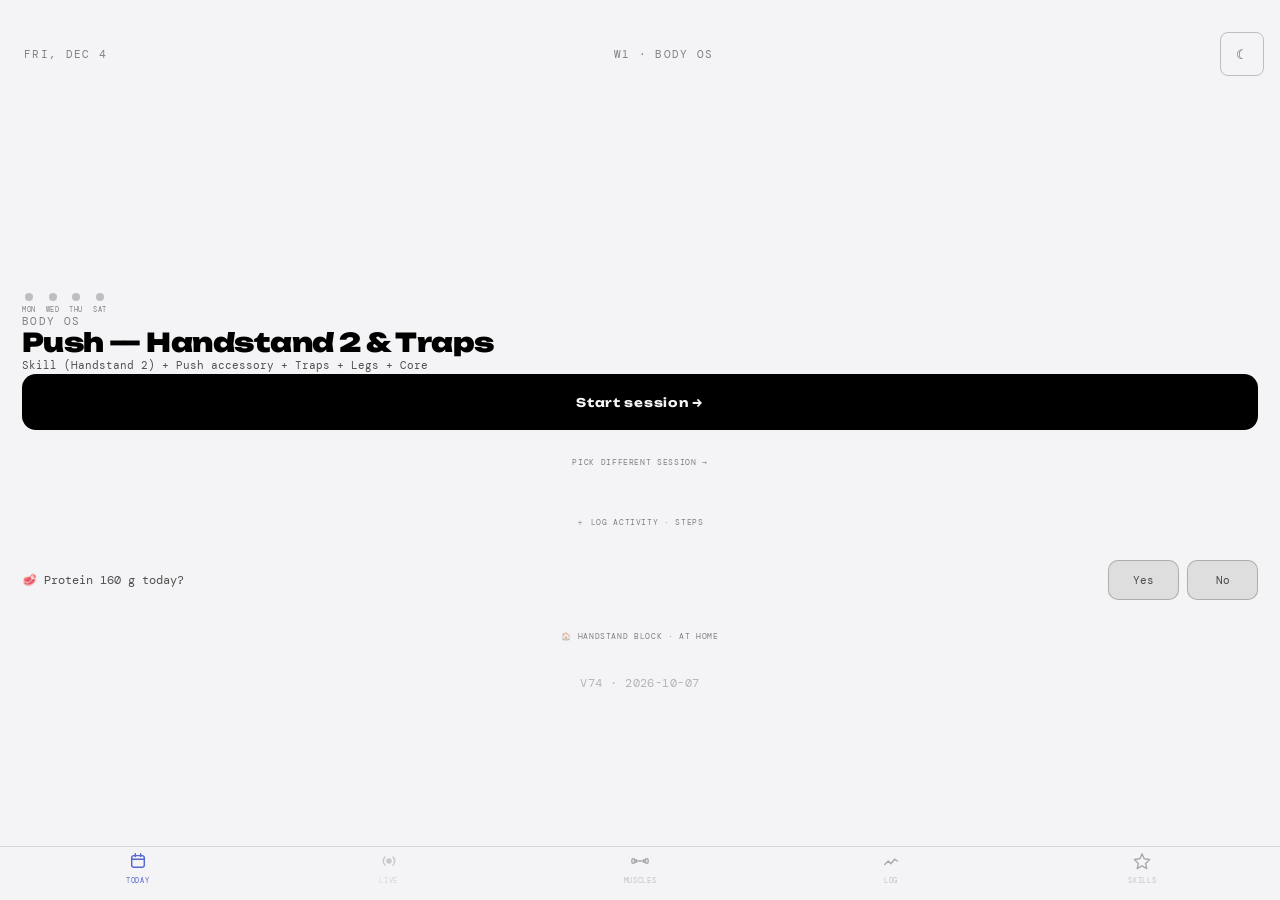
<file: index.html>
<!DOCTYPE html>
<html lang="en">
<head>
  <meta charset="UTF-8">
  <meta name="viewport" content="width=device-width, initial-scale=1.0, viewport-fit=cover">
  <meta name="color-scheme" content="dark light">
  <meta name="theme-color" id="meta-theme-color" content="#0f0f10">
  <meta name="mobile-web-app-capable" content="yes">
  <meta name="apple-mobile-web-app-capable" content="yes">
  <meta name="apple-mobile-web-app-status-bar-style" content="black-translucent">
  <title>Ring Workout</title>
  <link rel="manifest" href="./manifest.json">
  <link rel="apple-touch-icon" href="./icons/icon-192.png">
  <!-- Theme init — runs before CSS to avoid flash of wrong theme -->
  <script>
    (function () {
      const KEY = 'ring-app-theme';
      const stored = localStorage.getItem(KEY);
      const system = window.matchMedia('(prefers-color-scheme: light)').matches ? 'light' : 'dark';
      const theme  = stored || system;
      document.documentElement.setAttribute('data-theme', theme);

      window._applyTheme = function (t) {
        document.documentElement.setAttribute('data-theme', t);
        const meta = document.getElementById('meta-theme-color');
        if (meta) meta.content = t === 'light' ? '#f5f2ed' : '#0f0f10';
        const btn = document.getElementById('btn-theme');
        if (btn) btn.textContent = t === 'light' ? '☾' : '☀';
      };
      window.toggleTheme = function () {
        const cur  = document.documentElement.getAttribute('data-theme') || 'dark';
        const next = cur === 'light' ? 'dark' : 'light';
        localStorage.setItem(KEY, next);
        window._applyTheme(next);
      };

      document.addEventListener('DOMContentLoaded', function () {
        window._applyTheme(document.documentElement.getAttribute('data-theme'));
      });
    })();
  </script>
  <link href="https://fonts.googleapis.com/css2?family=DM+Mono:ital,wght@0,300;0,400;0,500;1,300&family=Unbounded:wght@400;700;900&display=swap" rel="stylesheet">
  <link rel="stylesheet" href="./ring-app.css?v=5">
  <style>
    /* ── Contrast + size overrides for gym readability ─────
       ring-app.css defaults are too dim and small for bright
       conditions and chalk-hands squinting at a screen.
       Scoped to dark mode so they don't bleed into light mode. */
    html[data-theme="dark"] {
      --txt-2:    rgba(240, 237, 232, 0.75);  /* was 0.45 */
      --txt-3:    rgba(240, 237, 232, 0.52);  /* was 0.20 */
      --line:     rgba(255, 255, 255, 0.13);  /* was 0.07 */
      --line-2:   rgba(255, 255, 255, 0.22);  /* was 0.12 */
    }

    /* ── Font size bumps ───────────────────────────── */
    .t-label    { font-size: 11px; }
    .t-body     { font-size: 11px; }
    .t-display-md { font-size: 26px; }
    .t-display-sm { font-size: 22px; }
    .act-ex-name  { font-size: 32px; }
    .chip__val    { font-size: 22px; }
    .rest-next-name { font-size: 22px; }
    .warmup-item__name { font-size: 14px; }
    .warmup-item__duration { font-size: 13px; }
    .skill-item__name { font-size: 17px; }
    .coaching-note { font-size: 11px; }
    .set-pill  { font-size: 13px; }
    .stepper__val { font-size: 52px; }
    .muscle-chip  { font-size: 9px; }

    /* Weekly summary dialog */
    .weekly-stat-row  { display:flex; justify-content:space-between; padding:8px 0; border-bottom:1px solid var(--line); }
    .weekly-stat-label{ font-size:12px; color:var(--txt-3); font-family:'DM Mono',monospace; }
    .weekly-stat-val  { font-size:15px; font-weight:700; font-family:'Unbounded',sans-serif; color:var(--txt); }
    .weekly-section-label { font-size:10px; color:var(--txt-3); text-transform:uppercase; letter-spacing:.08em; margin-top:14px; margin-bottom:6px; font-family:'DM Mono',monospace; }
    .weekly-pr-row    { font-size:12px; color:var(--txt-2); padding:3px 0; font-family:'DM Mono',monospace; }
    .weekly-prs       { padding:2px 0; }
    .weekly-muscles   { display:flex; flex-wrap:wrap; gap:6px; }
    .weekly-muscle-chip { font-size:10px; padding:3px 9px; border-radius:20px; background:var(--bg-3,#222); color:var(--txt-2); border:1px solid var(--line); font-family:'DM Mono',monospace; }
    /* Week link buttons in progress screen */
    .weekly-link-btn  { display:block; width:100%; text-align:left; padding:11px 0; background:none; border:none; border-bottom:1px solid var(--line); color:var(--txt-2); font-family:'DM Mono',monospace; font-size:12px; cursor:pointer; }
    .weekly-link-btn:last-child { border-bottom:none; }

    html, body { height: 100%; overflow: hidden; }

    #app {
      position: fixed;
      inset: 0;
      overflow: hidden;
      background: var(--bg);
    }

    /* Screen visibility */
    .screen {
      display: none;
      position: absolute;
      inset: 0;
      flex-direction: column;
      overflow-y: auto;
      -webkit-overflow-scrolling: touch;
    }
    .screen.is-active { display: flex; }

    /* Dialog overlay */
    .dialog-overlay {
      display: none;
      position: fixed;
      inset: 0;
      background: rgba(0,0,0,0.6);
      z-index: 100;
      align-items: flex-end;
    }
    .dialog-overlay.is-active { display: flex; }
    .dialog-sheet {
      width: 100%;
      background: var(--bg-2);
      border-radius: 20px 20px 0 0;
      border-top: 1px solid var(--line-2);
      padding: 24px 22px 40px;
    }
    .dialog-title {
      font-family: 'Unbounded', sans-serif;
      font-size: 16px;
      font-weight: 700;
      color: var(--txt);
      margin-bottom: 6px;
    }
    .dialog-body {
      font-family: 'DM Mono', monospace;
      font-size: 9px;
      color: var(--txt-3);
      letter-spacing: 0.08em;
      margin-bottom: 20px;
      line-height: 1.7;
    }
    .dialog-actions {
      display: flex;
      flex-direction: column;
      gap: 10px;
    }

    /* Skip reason picker */
    .skip-reasons { margin-bottom: 18px; }
    .skip-reason-label {
      font-family: 'DM Mono', monospace;
      font-size: 9px;
      color: var(--txt-3);
      letter-spacing: 0.10em;
      text-transform: uppercase;
      margin-bottom: 10px;
    }
    .skip-reason-grid {
      display: grid;
      grid-template-columns: 1fr 1fr;
      gap: 8px;
    }
    .skip-reason-btn {
      background: var(--bg-3, rgba(255,255,255,0.06));
      border: 1.5px solid var(--line-2);
      border-radius: 10px;
      color: var(--txt-2);
      font-family: 'DM Mono', monospace;
      font-size: 11px;
      padding: 12px 8px;
      cursor: pointer;
      transition: border-color 0.15s, background 0.15s, color 0.15s;
      text-align: center;
    }
    .skip-reason-btn.is-selected {
      border-color: var(--accent);
      background: rgba(43,168,138,0.12);
      color: var(--txt);
    }
    #ds-skip:disabled { opacity: 0.35; cursor: default; }

    /* Home screen pattern card */
    .pattern-card {
      background: rgba(245,166,35,0.08);
      border: 1px solid rgba(245,166,35,0.3);
      border-radius: 14px;
      padding: 16px;
    }
    .pattern-card__msg {
      font-family: 'DM Mono', monospace;
      font-size: 11px;
      color: var(--txt-2);
      line-height: 1.6;
      margin-bottom: 12px;
    }
    .pattern-card__actions { display: flex; gap: 8px; flex-wrap: wrap; }
    .pattern-card__act {
      font-family: 'DM Mono', monospace;
      font-size: 10px;
      background: rgba(245,166,35,0.15);
      border: 1px solid rgba(245,166,35,0.4);
      color: #F5A623;
      border-radius: 7px;
      padding: 6px 12px;
      cursor: pointer;
    }
    .pattern-card__dismiss {
      font-family: 'DM Mono', monospace;
      font-size: 10px;
      background: none;
      border: 1px solid var(--line);
      color: var(--txt-3);
      border-radius: 7px;
      padding: 6px 12px;
      cursor: pointer;
    }

    /* Pre-session pain check-in */
    .checkin-item {
      padding: 14px 0;
      border-bottom: 1px solid var(--line);
      transition: opacity 0.2s;
    }
    .checkin-item:last-child { border-bottom: none; }
    .checkin-item__name {
      font-family: 'Unbounded', sans-serif;
      font-size: 13px;
      font-weight: 700;
      color: var(--txt);
      margin-bottom: 2px;
    }
    .checkin-item__flag {
      font-family: 'DM Mono', monospace;
      font-size: 9px;
      color: #E05050;
      letter-spacing: 0.08em;
      margin-bottom: 10px;
    }
    .checkin-item__actions {
      display: flex;
      flex-direction: column;
      gap: 6px;
    }
    .checkin-btn {
      background: rgba(255,255,255,0.04);
      border: 1px solid var(--line);
      border-radius: 8px;
      color: var(--txt-2);
      font-family: 'DM Mono', monospace;
      font-size: 11px;
      padding: 10px 12px;
      cursor: pointer;
      text-align: left;
      transition: background 0.15s;
    }
    .checkin-btn:active { background: rgba(255,255,255,0.08); }
    .checkin-btn--fine   { border-color: rgba(43,168,138,0.4); }
    .checkin-btn--remove { color: #E05050; border-color: rgba(224,80,80,0.3); }

    /* Adaptation badge (↑/↓ next to target) */
    .adapt-badge {
      display: inline-flex;
      align-items: center;
      font-family: 'DM Mono', monospace;
      font-size: 10px;
      font-weight: 700;
      padding: 2px 6px;
      border-radius: 5px;
      margin-left: 6px;
      cursor: pointer;
      vertical-align: middle;
    }
    .adapt-badge--up   { background: rgba(43,168,138,0.18); color: #2BA88A; }
    .adapt-badge--down { background: rgba(224,80,80,0.15);  color: #E05050; }
    .btn-secondary {
      display: flex;
      align-items: center;
      justify-content: center;
      width: 100%;
      min-height: 56px;
      background: rgba(212,160,23,0.12);
      border: 1px solid rgba(212,160,23,0.35);
      border-radius: var(--r-2xl);
      color: rgba(212,160,23,0.95);
      font-family: 'Unbounded', sans-serif;
      font-size: 12px;
      font-weight: 700;
      letter-spacing: 0.06em;
      cursor: pointer;
    }
    .btn-danger {
      display: flex;
      align-items: center;
      justify-content: center;
      width: 100%;
      min-height: 56px;
      background: rgba(224,80,80,0.15);
      border: 1px solid rgba(224,80,80,0.4);
      border-radius: var(--r-2xl);
      color: var(--danger);
      font-family: 'Unbounded', sans-serif;
      font-size: 12px;
      font-weight: 700;
      letter-spacing: 0.06em;
      cursor: pointer;
    }

    /* Warmup checklist */
    .warmup-item {
      display: flex;
      align-items: flex-start;
      gap: 14px;
      padding: 12px 22px;
      border-bottom: 1px solid var(--line);
      cursor: pointer;
      transition: opacity 0.15s;
    }
    .warmup-item.is-done { opacity: 0.4; }
    .warmup-check {
      width: 22px; height: 22px;
      border-radius: 50%;
      border: 1.5px solid var(--line-2);
      flex-shrink: 0;
      margin-top: 1px;
      display: flex; align-items: center; justify-content: center;
      font-size: 11px;
      transition: all 0.15s;
    }
    .warmup-item.is-done .warmup-check {
      background: var(--txt-3);
      border-color: var(--txt-3);
    }
    .warmup-item__body { flex: 1; }
    .warmup-item__name {
      font-family: 'DM Mono', monospace;
      font-size: 11px;
      font-weight: 500;
      color: var(--txt);
      margin-bottom: 2px;
    }
    .warmup-item__duration {
      font-family: 'Unbounded', sans-serif;
      font-size: 10px;
      font-weight: 700;
      color: var(--txt-2);
    }
    .warmup-item__note {
      font-family: 'DM Mono', monospace;
      font-size: 8px;
      color: var(--txt-3);
      margin-top: 2px;
      font-style: italic;
    }

    /* Skill item */
    .skill-item {
      display: flex;
      align-items: center;
      justify-content: space-between;
      padding: 16px 22px;
      border-bottom: 1px solid var(--line);
      gap: 12px;
    }
    .skill-item--full { align-items: flex-start; }
    .skill-item__content { flex: 1; }
    .skill-item__name {
      font-family: 'Unbounded', sans-serif;
      font-size: 14px;
      font-weight: 700;
      color: var(--txt);
      margin-bottom: 4px;
    }
    .skill-item__drill {
      font-family: 'DM Mono', monospace;
      font-size: 10px;
      font-weight: 500;
      color: var(--txt-2);
      margin-bottom: 2px;
    }
    .skill-item__sets {
      font-family: 'Unbounded', sans-serif;
      font-size: 11px;
      font-weight: 700;
      color: rgba(212,160,23,0.9);
      margin-bottom: 4px;
    }
    .skill-item__note {
      font-family: 'DM Mono', monospace;
      font-size: 9px;
      color: var(--txt-3);
      font-style: italic;
      line-height: 1.6;
    }
    .skill-badge {
      font-family: 'DM Mono', monospace;
      font-size: 8px;
      color: rgba(212,160,23,0.9);
      border: 1px solid rgba(212,160,23,0.3);
      border-radius: var(--r-sm);
      padding: 4px 9px;
      letter-spacing: 0.08em;
      text-transform: uppercase;
    }
    .skill-badge.done {
      color: var(--txt-3);
      border-color: var(--line);
    }

    /* Skill progression cards */
    .skill-card {
      padding: 16px var(--px);
      border-bottom: 1px solid var(--line);
    }
    .skill-card--achieved { opacity: 0.8; }
    .skill-card__head {
      display: flex;
      align-items: center;
      justify-content: space-between;
      margin-bottom: 3px;
    }
    .skill-card__name {
      font-family: 'Unbounded', sans-serif;
      font-size: 15px;
      font-weight: 700;
      color: var(--txt);
    }
    .skill-lvl-badge {
      font-family: 'Unbounded', sans-serif;
      font-size: 9px;
      font-weight: 700;
      padding: 3px 8px;
      border-radius: 99px;
      background: rgba(108,127,216,0.12);
      color: var(--cat-pull);
      border: 1px solid rgba(108,127,216,0.25);
      letter-spacing: 0.04em;
      white-space: nowrap;
    }
    .skill-lvl-badge--done {
      background: rgba(43,168,138,0.12);
      color: var(--cat-core);
      border-color: rgba(43,168,138,0.25);
    }
    .skill-card__goal {
      font-size: 11px;
      color: var(--txt-3);
      font-style: italic;
      margin-bottom: 10px;
    }
    .skill-card__drill {
      font-family: 'DM Mono', monospace;
      font-size: 13px;
      font-weight: 500;
      color: var(--txt-2);
      margin-bottom: 2px;
    }
    .skill-card__sets {
      font-family: 'Unbounded', sans-serif;
      font-size: 12px;
      font-weight: 700;
      color: rgba(212,160,23,0.9);
      margin-bottom: 6px;
    }
    .skill-card__note {
      font-family: 'DM Mono', monospace;
      font-size: 9.5px;
      color: var(--txt-3);
      font-style: italic;
      line-height: 1.55;
      margin-bottom: 8px;
    }
    .skill-card__criteria {
      font-family: 'DM Mono', monospace;
      font-size: 10px;
      color: var(--txt-3);
      padding: 5px 8px;
      background: rgba(255,255,255,0.03);
      border-left: 2px solid var(--line-2);
      margin-bottom: 12px;
    }
    .skill-card__support {
      font-family: 'DM Mono', monospace;
      font-size: 9px;
      color: var(--txt-3);
      letter-spacing: 0.06em;
      margin-bottom: 10px;
      padding: 4px 8px;
      border-left: 2px solid rgba(108,127,216,0.3);
    }
    .skill-card__actions { display: flex; gap: 8px; }
    .skill-btn {
      flex: 1;
      padding: 10px 12px;
      border-radius: 8px;
      font-family: 'Unbounded', sans-serif;
      font-size: 9px;
      font-weight: 700;
      border: none;
      cursor: pointer;
      letter-spacing: 0.06em;
      transition: background 0.15s, color 0.15s;
    }
    .skill-btn--done {
      background: rgba(43,168,138,0.1);
      color: var(--cat-core);
      border: 1px solid rgba(43,168,138,0.2);
    }
    .skill-btn--done.is-done {
      background: var(--cat-core);
      color: #fff;
    }
    .skill-btn--up {
      background: rgba(212,160,23,0.08);
      color: rgba(212,160,23,0.9);
      border: 1px solid rgba(212,160,23,0.2);
    }

    /* Home screen */
    .home-hero {
      flex: 1;
      display: flex;
      flex-direction: column;
      justify-content: center;
      padding: 0 22px;
    }
    .rest-day-msg {
      font-family: 'DM Mono', monospace;
      font-size: 9px;
      color: var(--txt-3);
      letter-spacing: 0.12em;
      text-transform: uppercase;
      line-height: 1.8;
    }

    /* Muscle chips */
    .muscle-chips {
      display: flex;
      flex-wrap: wrap;
      gap: 5px;
    }
    .muscle-chip {
      font-family: 'DM Mono', monospace;
      font-size: 7px;
      letter-spacing: 0.08em;
      text-transform: uppercase;
      padding: 3px 7px;
      border-radius: var(--r-sm);
      border: 1px solid var(--line-2);
      color: var(--txt-3);
    }

    /* Log rows in summary */
    .log-row__sets span { color: var(--txt-2); }

    /* Chart bar */
    .chart-bar-wrap { display: flex; align-items: flex-end; gap: 4px; height: 48px; }
    .chart-bar {
      flex: 1;
      border-radius: 3px 3px 0 0;
      min-height: 4px;
      background: var(--progress-2);
      transition: height 0.3s ease;
    }
    .chart-bar.is-max { background: var(--progress); }
    .chart-labels { display: flex; gap: 4px; margin-top: 4px; }
    .chart-label {
      flex: 1;
      font-family: 'DM Mono', monospace;
      font-size: 6px;
      color: var(--txt-3);
      text-align: center;
      white-space: nowrap;
      overflow: hidden;
      text-overflow: ellipsis;
    }

    /* Stopwatch display on S-04 */
    .stopwatch-val {
      font-family: 'Unbounded', sans-serif;
      font-size: 44px;
      font-weight: 900;
      color: var(--txt);
      letter-spacing: -0.04em;
      line-height: 1;
      text-align: center;
    }
    .stopwatch-unit {
      font-family: 'DM Mono', monospace;
      font-size: 9px;
      color: var(--txt-3);
      letter-spacing: 0.15em;
      text-transform: uppercase;
      text-align: center;
      margin-top: 4px;
    }

    /* Button base reset (ring-app.css omits this) */
    button { background: transparent; border: none; }

    /* Nav — Live tab pulse when session active */
    @keyframes live-pulse {
      0%, 100% { opacity: 1; }
      50%       { opacity: 0.5; }
    }
    #nav-live.is-live .nav-icon {
      color: var(--danger);
      animation: live-pulse 2s ease-in-out infinite;
    }
    #nav-live.is-live .nav-label { color: var(--danger); }
    #nav-live.is-disabled { opacity: 0.18 !important; pointer-events: none; }

    /* Progress screen */
    .prog-session-card {
      background: var(--bg-2);
      border: 1px solid var(--line);
      border-radius: var(--r-xl);
      padding: 14px 16px;
      margin-bottom: 8px;
    }
    .prog-session-card__header {
      display: flex;
      justify-content: space-between;
      align-items: center;
      margin-bottom: 6px;
    }
    .prog-session-card__label {
      font-family: 'Unbounded', sans-serif;
      font-size: 13px;
      font-weight: 700;
      color: var(--txt);
    }
    .prog-session-card__date {
      font-family: 'DM Mono', monospace;
      font-size: 8px;
      color: var(--txt-3);
      letter-spacing: 0.08em;
    }
    .prog-session-card__meta {
      font-family: 'DM Mono', monospace;
      font-size: 8px;
      color: var(--txt-2);
      letter-spacing: 0.06em;
    }
    .prog-muscles-row {
      display: flex;
      align-items: center;
      gap: 8px;
      margin-top: 10px;
      padding-top: 8px;
      border-top: 1px solid var(--line);
    }
    .prog-muscles-row .muscles-teaser__chips { flex: 1; }
    .prog-muscles-btn {
      background: none;
      border: 1px solid var(--line);
      border-radius: 20px;
      color: var(--txt-3);
      font-family: 'DM Mono', monospace;
      font-size: 9px;
      letter-spacing: 0.06em;
      padding: 4px 10px;
      cursor: pointer;
      white-space: nowrap;
      transition: border-color 0.15s, color 0.15s;
    }
    .prog-muscles-btn:active { color: var(--txt-1); border-color: var(--txt-2); }
    /* Session picker */
    .pick-item {
      display: flex;
      align-items: center;
      justify-content: space-between;
      padding: 14px 4px;
      border-bottom: 1px solid var(--line);
      cursor: pointer;
      gap: 12px;
      transition: opacity var(--t-base);
    }
    .pick-item:last-child { border-bottom: none; }
    .pick-item:active { opacity: 0.7; }
    .pick-item__body { flex: 1; }
    .pick-item__label {
      font-family: 'Unbounded', sans-serif;
      font-size: 13px;
      font-weight: 700;
      color: var(--txt);
      margin-bottom: 3px;
    }
    .pick-item__focus {
      font-family: 'DM Mono', monospace;
      font-size: 8px;
      color: var(--txt-3);
      letter-spacing: 0.08em;
    }
    .pick-item__day {
      font-family: 'DM Mono', monospace;
      font-size: 8px;
      color: var(--txt-3);
      letter-spacing: 0.06em;
      text-align: right;
      white-space: nowrap;
    }
    .pick-item.is-today .pick-item__label { color: var(--progress); }
    .pick-item.is-today .pick-item__day   { color: var(--progress); }

    /* Week progress dots on home */
    .week-dots {
      display: flex;
      align-items: center;
      gap: 10px;
    }
    .week-dot {
      display: flex;
      flex-direction: column;
      align-items: center;
      gap: 4px;
    }
    .week-dot__pip {
      width: 8px;
      height: 8px;
      border-radius: 50%;
      background: var(--line-2);
      transition: background 0.2s;
    }
    .week-dot--done .week-dot__pip   { background: var(--progress); }
    .week-dot--today .week-dot__pip  { background: var(--txt); box-shadow: 0 0 0 2px rgba(255,255,255,0.15); }
    .week-dot--rest .week-dot__pip   { background: var(--line); }
    .week-dot__label {
      font-family: 'DM Mono', monospace;
      font-size: 7px;
      letter-spacing: 0.08em;
      color: var(--txt-3);
      text-transform: uppercase;
    }
    .week-dot--today .week-dot__label { color: var(--txt-2); }
    .week-dot--done .week-dot__label  { color: var(--progress); opacity: 0.7; }

    /* Last set reference on S-03 */
    .last-set-ref {
      font-family: 'DM Mono', monospace;
      font-size: 8px;
      color: var(--txt-3);
      letter-spacing: 0.08em;
      text-align: center;
      text-transform: uppercase;
    }
    .last-set-ref strong {
      color: var(--txt-2);
      font-weight: 500;
    }

    /* PR reference line on S-03 / S-04 */
    .pr-ref {
      font-family: 'DM Mono', monospace;
      font-size: 8px;
      letter-spacing: 0.08em;
      text-align: center;
      text-transform: uppercase;
      color: rgba(212,160,23,0.6);
      transition: color 0.15s;
    }
    .pr-ref strong { font-weight: 600; color: rgba(212,160,23,0.85); }
    .pr-ref--beat {
      color: rgba(212,160,23,1);
      animation: pr-pulse 0.35s ease;
    }
    .pr-ref--beat strong { color: rgba(212,160,23,1); }
    @keyframes pr-pulse {
      0%   { transform: scale(1);    }
      45%  { transform: scale(1.12); }
      100% { transform: scale(1);    }
    }

    /* Session progress strip */
    #session-strip {
      position: fixed;
      top: 0; left: 0; right: 0;
      height: 3px;
      background: var(--line);
      z-index: 300;
    }
    #session-strip-fill {
      height: 100%;
      background: var(--progress);
      width: 0%;
      transition: width 0.5s ease;
    }

    /* Home meta badges (streak, phase countdown) */
    .home-meta { display: flex; flex-wrap: wrap; gap: 8px; }
    .meta-badge {
      font-family: 'DM Mono', monospace;
      font-size: 9px;
      letter-spacing: 0.08em;
      color: var(--txt-3);
      border: 1px solid var(--line-2);
      border-radius: var(--r-sm);
      padding: 4px 10px;
    }
    .meta-badge--fire   { color: rgba(212,160,23,0.9); border-color: rgba(212,160,23,0.3); }
    .meta-badge--deload { color: rgba(108,127,216,0.9); border-color: rgba(108,127,216,0.3); }
    .skill-card__deload-note {
      font-family: 'DM Mono', monospace;
      font-size: 9px;
      color: rgba(108,127,216,0.7);
      letter-spacing: 0.06em;
      font-style: italic;
    }

    /* Skill level-up history timeline */
    .skill-history-section {
      padding: 20px var(--px) 12px;
      border-top: 1px solid var(--line);
      margin-top: 8px;
    }
    .skill-history-section__title {
      font-family: 'Unbounded', sans-serif;
      font-size: 10px;
      letter-spacing: 0.12em;
      text-transform: uppercase;
      color: var(--txt-3);
      margin-bottom: 14px;
    }
    .skill-history-row {
      display: flex;
      gap: 12px;
      align-items: flex-start;
      padding: 10px 0;
      border-bottom: 1px solid rgba(255,255,255,0.04);
    }
    .skill-history-row:last-child { border-bottom: none; }
    .skill-history-row__left {
      display: flex;
      flex-direction: column;
      align-items: center;
      gap: 4px;
      min-width: 40px;
    }
    .skill-history-row__level {
      font-family: 'Unbounded', sans-serif;
      font-size: 12px;
      color: var(--accent);
    }
    .skill-history-row__date {
      font-family: 'DM Mono', monospace;
      font-size: 8px;
      color: var(--txt-3);
      letter-spacing: 0.04em;
      white-space: nowrap;
    }
    .skill-history-row__right { flex: 1; }
    .skill-history-row__name {
      font-family: 'Unbounded', sans-serif;
      font-size: 11px;
      color: var(--txt-1);
      margin-bottom: 3px;
    }
    .skill-history-row__drill {
      font-family: 'DM Mono', monospace;
      font-size: 10px;
      color: var(--txt-2);
    }
    .skill-history-empty {
      font-family: 'DM Mono', monospace;
      font-size: 10px;
      color: var(--txt-3);
      font-style: italic;
      padding: 8px 0;
    }

    /* ── S-17 Muscles Detail ─────────────────────────────── */

    /* Header */
    .md-header {
      display: flex;
      align-items: center;
      gap: 12px;
      padding-top: max(env(safe-area-inset-top), 20px);
      padding-bottom: 12px;
      border-bottom: 1px solid var(--line);
    }
    .md-back {
      background: none; border: none; color: var(--txt-1);
      font-size: 20px; cursor: pointer; padding: 0 6px 0 0;
      line-height: 1;
    }
    .md-title {
      font-family: 'Unbounded', sans-serif;
      font-size: 14px; font-weight: 700;
      color: var(--txt-1);
      flex: 1;
    }
    .md-session {
      font-family: 'DM Mono', monospace;
      font-size: 10px; color: var(--txt-3);
      letter-spacing: 0.06em;
    }

    /* Donut ring card */
    .md-ring-card {
      display: flex;
      flex-direction: column;
      align-items: center;
      gap: 20px;
      background: rgba(255,255,255,0.03);
      border: 1px solid var(--line);
      border-radius: 16px;
      padding: 28px 20px 20px;
    }
    .md-donut { display: block; transform: rotate(-90deg); }
    .md-ring-center {
      position: absolute;
      display: flex; flex-direction: column;
      align-items: center; justify-content: center;
    }
    /* Wrap donut + center text in relative container */
    .md-ring-wrap {
      position: relative;
      width: 160px; height: 160px;
      display: flex; align-items: center; justify-content: center;
    }
    .md-ring-sets {
      font-family: 'Unbounded', sans-serif;
      font-size: 30px; font-weight: 900;
      color: var(--txt-1); line-height: 1;
    }
    .md-ring-label {
      font-family: 'DM Mono', monospace;
      font-size: 10px; color: var(--txt-3);
      letter-spacing: 0.1em; margin-top: 2px;
    }
    /* Legend pills */
    .md-legend {
      display: flex; flex-wrap: wrap;
      gap: 8px; justify-content: center;
    }
    .md-legend-pill {
      display: flex; align-items: center; gap: 5px;
      font-family: 'DM Mono', monospace;
      font-size: 9px; letter-spacing: 0.06em;
      color: var(--txt-2);
      background: rgba(255,255,255,0.05);
      border-radius: 20px;
      padding: 4px 10px;
    }
    .md-legend-dot {
      width: 7px; height: 7px; border-radius: 50%;
      flex-shrink: 0;
    }

    /* Section label */
    .md-section-label {
      font-family: 'Unbounded', sans-serif;
      font-size: 9px; letter-spacing: 0.16em;
      text-transform: uppercase; color: var(--txt-3);
    }

    /* Muscle volume rows */
    .md-muscle-row {
      display: flex;
      align-items: center;
      gap: 12px;
      padding: 12px 0;
      border-bottom: 1px solid rgba(255,255,255,0.05);
    }
    .md-muscle-row:last-child { border-bottom: none; }
    .md-muscle-dot {
      width: 8px; height: 8px; border-radius: 50%;
      flex-shrink: 0;
    }
    .md-muscle-name {
      font-family: 'Unbounded', sans-serif;
      font-size: 12px; color: var(--txt-1);
      min-width: 90px;
    }
    .md-muscle-bar-wrap {
      flex: 1; height: 5px;
      background: rgba(255,255,255,0.07);
      border-radius: 3px; overflow: hidden;
    }
    .md-muscle-bar {
      height: 100%; border-radius: 3px;
      width: 0; /* starts at 0 — animated via JS */
      transition: width 0.55s cubic-bezier(0.22,1,0.36,1), background 0.55s ease;
    }
    .md-empty {
      font-family: 'DM Mono', monospace;
      font-size: 11px; color: var(--txt-3);
      font-style: italic; padding: 12px 0;
    }

    /* Zone badges */
    .md-zone-badge {
      font-family: 'DM Mono', monospace;
      font-size: 9px; letter-spacing: 0.08em;
      text-transform: uppercase;
      border: 1px solid; border-radius: 20px;
      padding: 2px 8px;
      white-space: nowrap;
      position: relative; z-index: 1;
    }
    .md-cat-header-main {
      display: flex; align-items: center;
      justify-content: space-between;
      position: relative; z-index: 1;
      margin-bottom: 4px;
    }
    .md-cat-header-sub {
      display: flex; align-items: center;
      gap: 10px;
      position: relative; z-index: 1;
    }
    .md-cat-effsets {
      font-family: 'DM Mono', monospace;
      font-size: 11px; color: var(--txt-2);
      letter-spacing: 0.04em;
    }
    .md-cat-msg {
      font-family: 'DM Mono', monospace;
      font-size: 9px; color: var(--txt-3);
      font-style: italic;
    }

    /* Multi-week region chart */
    .region-chart {
      background: rgba(255,255,255,0.02);
      border: 1px solid var(--line);
      border-radius: 14px;
      padding: 16px 12px 10px;
    }
    .region-chart__legend {
      display: flex; flex-wrap: wrap; gap: 8px;
      margin-bottom: 16px;
    }
    .region-chart__legend-item {
      display: flex; align-items: center; gap: 4px;
      font-family: 'DM Mono', monospace;
      font-size: 8px; letter-spacing: 0.06em;
      color: var(--txt-3);
    }
    .region-chart__legend-dot {
      width: 7px; height: 7px; border-radius: 2px;
    }
    .region-chart__plot {
      display: flex;
      align-items: flex-end;
      gap: 10px;
      height: 110px;
    }
    .region-chart__group {
      flex: 1;
      display: flex;
      flex-direction: column;
      align-items: center;
      gap: 4px;
      height: 100%;
    }
    .region-chart__bars {
      display: flex;
      align-items: flex-end;
      gap: 3px;
      flex: 1;
      width: 100%;
      justify-content: center;
    }
    .region-chart__bar {
      flex: 1;
      max-width: 14px;
      border-radius: 3px 3px 0 0;
      height: 0;
      transition: height 0.55s cubic-bezier(0.22,1,0.36,1);
      min-height: 2px;
    }
    .region-chart__group-label {
      font-family: 'DM Mono', monospace;
      font-size: 7.5px; letter-spacing: 0.05em;
      color: var(--txt-3);
      text-transform: uppercase;
      text-align: center;
      padding-top: 4px;
      border-top: 1px solid var(--line);
      width: 100%;
    }

    /* Category group cards */
    .md-cat-group {
      border-radius: 14px;
      border: 1px solid var(--line);
      overflow: hidden;
      margin-bottom: 12px;
    }
    .md-cat-header {
      display: flex;
      flex-direction: column;
      gap: 0;
      padding: 12px 16px 10px;
      position: relative;
    }
    .md-cat-bar-bg {
      position: absolute;
      inset: 0;
      opacity: 0.07;
      transition: width 0.65s cubic-bezier(0.22,1,0.36,1);
      border-radius: 14px 14px 0 0;
    }
    .md-cat-label {
      font-family: 'Unbounded', sans-serif;
      font-size: 10px; letter-spacing: 0.16em;
      text-transform: uppercase;
      position: relative; z-index: 1;
    }
    .md-cat-body {
      padding: 0 16px 8px;
      border-top: 1px solid rgba(255,255,255,0.05);
    }
    .md-cat-body .md-muscle-row {
      padding: 9px 0;
    }
    .md-cat-body .md-muscle-name {
      font-size: 11px;
      min-width: 80px;
    }
    .md-muscle-sets {
      font-family: 'DM Mono', monospace;
      font-size: 11px; color: var(--txt-3);
      min-width: 28px; text-align: right;
    }

    /* S-07 teaser card */
    .muscles-teaser {
      display: flex; align-items: center;
      gap: 12px;
      background: rgba(255,255,255,0.03);
      border: 1px solid var(--line);
      border-radius: 12px;
      padding: 14px 16px;
      cursor: pointer;
      transition: background 0.15s;
    }
    .muscles-teaser:active { background: rgba(255,255,255,0.06); }
    .muscles-teaser__left { flex: 1; }
    .muscles-teaser__label {
      font-family: 'Unbounded', sans-serif;
      font-size: 10px; letter-spacing: 0.12em;
      text-transform: uppercase; color: var(--txt-3);
      margin-bottom: 8px;
    }
    .muscles-teaser__chips {
      display: flex; flex-wrap: wrap; gap: 6px;
    }
    .muscles-teaser__chip {
      display: flex; align-items: center; gap: 4px;
      font-family: 'DM Mono', monospace;
      font-size: 10px; color: var(--txt-2);
      background: rgba(255,255,255,0.05);
      border-radius: 20px; padding: 3px 8px;
    }
    .muscles-teaser__chip-dot {
      width: 6px; height: 6px; border-radius: 50%;
    }
    .muscles-teaser__arrow {
      font-size: 18px; color: var(--txt-3);
    }

    /* ── Signals card (S-07 autoregulation feedback) ─── */
    .signals-card {
      background: rgba(255,255,255,0.03);
      border: 1px solid var(--line);
      border-radius: 14px;
      overflow: hidden;
    }
    .signals-card__header {
      font-family: 'DM Mono', monospace;
      font-size: 8px;
      letter-spacing: 0.15em;
      text-transform: uppercase;
      color: var(--txt-3);
      padding: 12px 16px 8px;
      border-bottom: 1px solid var(--line);
    }
    .signal-item {
      display: flex;
      align-items: flex-start;
      gap: 12px;
      padding: 12px 16px;
      border-bottom: 1px solid var(--line);
    }
    .signal-item:last-child { border-bottom: none; }
    .signal-dot {
      width: 8px; height: 8px; border-radius: 50%;
      flex-shrink: 0; margin-top: 4px;
    }
    .signal-dot--quiet  { background: var(--txt-3); }
    .signal-dot--flag   { background: #F5A623; }
    .signal-dot--alert  { background: #E05050; }
    .signal-body { flex: 1; }
    .signal-msg {
      font-family: 'DM Mono', monospace;
      font-size: 11px;
      color: var(--txt-2);
      line-height: 1.55;
    }
    .signal-ack {
      display: inline-block;
      margin-top: 8px;
      font-family: 'DM Mono', monospace;
      font-size: 9px;
      color: var(--txt-3);
      border: 1px solid var(--line);
      border-radius: 6px;
      padding: 4px 10px;
      cursor: pointer;
      background: none;
    }
    .signal-ack:active { background: rgba(255,255,255,0.05); }

    /* S-16 Cool-down pose rows */
    .cooldown-row {
      display: flex;
      align-items: flex-start;
      gap: 14px;
      padding: 14px var(--px);
      border-bottom: 1px solid var(--line);
      cursor: pointer;
      transition: background 0.15s;
    }
    .cooldown-row.is-done { opacity: 0.45; }
    .cooldown-row.is-done .cooldown-row__check { background: var(--accent); border-color: var(--accent); }
    .cooldown-row.is-done .cooldown-row__check::after { content: '✓'; font-size: 12px; color: #fff; }
    .cooldown-row__check {
      width: 24px; height: 24px; flex-shrink: 0;
      border: 1.5px solid var(--line);
      border-radius: 50%;
      margin-top: 2px;
      display: flex; align-items: center; justify-content: center;
    }
    .cooldown-row__body { flex: 1; }
    .cooldown-row__name {
      font-family: 'Unbounded', sans-serif;
      font-size: 13px;
      color: var(--txt-1);
      margin-bottom: 3px;
    }
    .cooldown-row__breaths {
      font-family: 'DM Mono', monospace;
      font-size: 10px;
      color: var(--accent);
      letter-spacing: 0.06em;
      margin-bottom: 4px;
    }
    .cooldown-row__note {
      font-family: 'DM Mono', monospace;
      font-size: 9.5px;
      color: var(--txt-3);
      line-height: 1.5;
    }
    .cooldown-row__cue {
      font-family: 'DM Mono', monospace;
      font-size: 9px;
      color: rgba(43,168,138,0.7);
      font-style: italic;
      margin-top: 3px;
    }
    .cooldown-progress {
      font-family: 'DM Mono', monospace;
      font-size: 10px;
      color: var(--txt-3);
      padding: 8px var(--px) 0;
    }

    /* S-07 Muscles worked */
    .muscles-section { }
    .muscles-section__title {
      font-family: 'Unbounded', sans-serif;
      font-size: 10px;
      letter-spacing: 0.12em;
      text-transform: uppercase;
      color: var(--txt-3);
      margin-bottom: 10px;
    }
    .muscle-vol-row {
      display: flex;
      align-items: center;
      gap: 10px;
      padding: 6px 0;
      border-bottom: 1px solid rgba(255,255,255,0.04);
    }
    .muscle-vol-row:last-child { border-bottom: none; }
    .muscle-vol-row__name {
      font-family: 'DM Mono', monospace;
      font-size: 11px;
      color: var(--txt-2);
      min-width: 100px;
    }
    .muscle-vol-bar-wrap {
      flex: 1;
      height: 4px;
      background: rgba(255,255,255,0.07);
      border-radius: 2px;
      overflow: hidden;
    }
    .muscle-vol-bar {
      height: 100%;
      border-radius: 2px;
      background: var(--accent);
      transition: width 0.4s ease;
    }
    .muscle-vol-row__sets {
      font-family: 'DM Mono', monospace;
      font-size: 10px;
      color: var(--txt-3);
      min-width: 28px;
      text-align: right;
    }

    /* Unilateral two-stopwatch layout */
    .side-label {
      font-family: 'Unbounded', sans-serif;
      font-size: 10px;
      letter-spacing: 0.18em;
      text-transform: uppercase;
      color: var(--accent);
      padding: 4px 12px;
      border: 1px solid rgba(108,127,216,0.3);
      border-radius: 20px;
      display: inline-block;
    }
    .dual-sw-row {
      display: flex;
      align-items: center;
      justify-content: center;
      gap: 20px;
    }
    .dual-sw-cell {
      display: flex;
      flex-direction: column;
      align-items: center;
      gap: 4px;
    }
    .dual-sw-label {
      font-family: 'DM Mono', monospace;
      font-size: 9px;
      letter-spacing: 0.14em;
      color: var(--txt-3);
      text-transform: uppercase;
    }
    .stopwatch-val--sm { font-size: 40px; }
    .dual-sw-divider {
      width: 1px;
      height: 48px;
      background: var(--line);
    }

    /* PR badge inline in rest confirmed */
    .partial-badge {
      font-family: 'DM Mono', monospace;
      font-size: 8px;
      letter-spacing: 0.06em;
      color: rgba(212,160,23,0.9);
      background: rgba(212,160,23,0.12);
      border: 1px solid rgba(212,160,23,0.3);
      border-radius: 4px;
      padding: 2px 7px;
      text-transform: uppercase;
      vertical-align: middle;
      margin-left: 8px;
    }

    .pr-badge {
      font-family: 'DM Mono', monospace;
      font-size: 8px;
      letter-spacing: 0.06em;
      color: rgba(212,160,23,0.95);
      background: rgba(212,160,23,0.12);
      border-radius: 4px;
      padding: 2px 6px;
      text-transform: uppercase;
      vertical-align: middle;
      margin-left: 6px;
    }

    /* PR rows on summary */
    .pr-row {
      font-family: 'DM Mono', monospace;
      font-size: 10px;
      color: rgba(212,160,23,0.9);
      letter-spacing: 0.06em;
      line-height: 2;
    }
    .pr-row strong { font-weight: 500; color: rgba(212,160,23,1); }

    /* RPE selector */
    .rpe-label {
      font-family: 'DM Mono', monospace;
      font-size: 8px;
      color: var(--txt-3);
      letter-spacing: 0.12em;
      text-transform: uppercase;
      margin-bottom: 10px;
    }
    .rpe-buttons { display: flex; gap: 8px; }
    .rpe-btn {
      flex: 1;
      height: 52px;
      font-size: 22px;
      border-radius: var(--r-xl);
      border: 1px solid var(--line);
      background: var(--bg-2);
      cursor: pointer;
      transition: border-color 0.15s, background 0.15s;
    }
    .rpe-btn.selected {
      border-color: var(--txt-2);
      background: var(--bg-3);
    }

    .prog-empty {
      text-align: center;
      padding: 48px 22px;
      font-family: 'DM Mono', monospace;
      font-size: 9px;
      color: var(--txt-3);
      letter-spacing: 0.08em;
      line-height: 1.8;
    }
  </style>
</head>
<body>
<!-- Session progress strip (fixed top) -->
<div id="session-strip" style="display:none">
  <div id="session-strip-fill"></div>
</div>

<!-- Confetti canvas (fixed overlay) -->
<canvas id="confetti-canvas" style="display:none;position:fixed;inset:0;pointer-events:none;z-index:999"></canvas>

<div id="app">

  <!-- ── Global pose/warmup timer bar ─────────────────────
       position:fixed so it floats over any active screen.
       Used by flexibility, warmup, and cool-down screens.  -->
  <div id="pose-timer-bar" style="display:none;position:fixed;bottom:60px;left:0;right:0;z-index:50">
    <div style="background:var(--bg-2);border-top:1px solid var(--line-2);padding:12px 20px;display:flex;align-items:center;gap:16px">
      <div id="pose-timer-val" style="font-family:'Unbounded',sans-serif;font-size:32px;font-weight:900;color:var(--progress);min-width:80px;letter-spacing:-0.02em">0:00</div>
      <div style="flex:1;min-width:0">
        <div id="pose-timer-name" style="font-family:'Unbounded',sans-serif;font-size:11px;font-weight:700;color:var(--txt);white-space:nowrap;overflow:hidden;text-overflow:ellipsis"></div>
        <div id="pose-timer-mode" style="font-family:'DM Mono',monospace;font-size:9px;color:var(--txt-3);margin-top:2px;letter-spacing:0.06em"></div>
      </div>
      <button id="pose-timer-stop" style="font-family:'DM Mono',monospace;font-size:11px;background:var(--bg-3);border:1px solid var(--line-2);color:var(--txt);border-radius:8px;padding:10px 16px;cursor:pointer;flex-shrink:0">done ✓</button>
    </div>
  </div>

  <!-- ── S-01 Home ──────────────────────────────────────── -->
  <section id="s-01" class="screen">
    <div class="status-bar px-screen">
      <span id="s01-date" class="t-label"></span>
      <span id="s01-week" class="t-label"></span>
      <button id="btn-theme" class="btn-theme-toggle" aria-label="Toggle light/dark mode" onclick="toggleTheme()"></button>
    </div>
    <div class="home-hero">
      <div id="s01-week-dots" class="week-dots mb-3"></div>
      <div id="s01-meta" class="home-meta mb-3" style="display:none"></div>
      <div id="s01-phase" class="t-label mb-2"></div>
      <div id="s01-label" class="t-display-md mb-2"></div>
      <div id="s01-focus" class="t-body mb-5"></div>
      <button id="s01-cta" class="btn-primary"></button>
      <button id="s01-secondary" class="btn-text mt-3" style="display:none"></button>
      <button id="s01-pick" class="btn-text mt-2" style="display:none"></button>
      <button id="s01-log-activity" class="btn-text mt-3">＋ Log activity · steps</button>
      <div id="s01-activity-summary" class="t-label mt-2" style="display:none;opacity:0.75"></div>
      <!-- Body OS lead measures (2026-09-15): protein yes/no + home handstand block -->
      <div id="s01-protein" class="home-tap mt-4">
        <span class="home-tap__label">🥩 Protein 160 g today?</span>
        <div class="home-tap__btns">
          <button class="skip-reason-btn" data-protein="yes">Yes</button>
          <button class="skip-reason-btn" data-protein="no">No</button>
        </div>
      </div>
      <button id="s01-home-skill" class="btn-text mt-3" style="display:none">🏠 Handstand block · at home</button>
      <!-- Pattern card — one at a time, dismissible -->
      <div id="s01-pattern-card" class="pattern-card mt-5" style="display:none">
        <div class="pattern-card__msg" id="s01-pattern-msg"></div>
        <div class="pattern-card__actions">
          <button class="pattern-card__act" id="s01-pattern-act" style="display:none"></button>
          <button class="pattern-card__dismiss" id="s01-pattern-dismiss">Dismiss</button>
        </div>
      </div>
      <div id="s01-version" class="t-label mt-5" style="opacity:0.55;font-size:0.72rem;text-align:center;letter-spacing:0.04em"></div>
    </div>
  </section>

  <!-- ── S-15 Warm-up ───────────────────────────────────── -->
  <section id="s-15" class="screen">
    <div class="status-bar px-screen">
      <span class="t-label">Warm-up</span>
      <span id="s15-session" class="t-label"></span>
    </div>
    <div class="px-screen mt-3 mb-3">
      <div id="s15-title" class="t-display-sm"></div>
    </div>
    <div id="s15-list"></div>
    <div style="flex:1"></div>
    <div class="px-screen mb-nav mt-4" style="padding-bottom:24px">
      <button id="s15-cta" class="btn-primary">Done — start skills</button>
      <button id="s15-skip" class="btn-text mt-2">Skip warm-up</button>
    </div>
  </section>

  <!-- ── S-08 Skill block ───────────────────────────────── -->
  <section id="s-08" class="screen">
    <div class="status-bar px-screen">
      <span class="t-label">Skill Block</span>
      <span id="s08-session" class="t-label"></span>
    </div>
    <div class="px-screen mt-3 mb-2">
      <div class="t-display-sm">Skills</div>
      <div class="t-body mt-1" style="color:var(--txt-3);font-size:12px">Work each drill. Tap Level Up when you consistently hit the criteria.</div>
    </div>
    <div id="s08-list"></div>
    <div style="flex:1"></div>
    <div class="px-screen" style="padding-bottom:24px">
      <div id="s08-home-note" class="t-label mb-2" style="display:none;text-align:center;color:var(--progress)"></div>
      <button id="s08-home" class="btn-text mb-2" style="display:none">🏠 Handstand block at home today →</button>
      <button id="s08-cta" class="btn-primary mb-nav">Continue to strength →</button>
    </div>
  </section>

  <!-- ── S-02 Overview ─────────────────────────────────── -->
  <section id="s-02" class="screen screen-overview">
    <div class="status-bar px-screen">
      <div>
        <div id="s02-phase" class="t-label"></div>
        <div id="s02-title" class="t-display-md mt-1"></div>
      </div>
      <button id="s02-quit" class="btn-text">✕ Quit</button>
    </div>
    <div class="ss-grid" id="s02-grid"></div>
    <div class="px-screen mt-3" style="padding-bottom:24px">
      <button id="s02-cta" class="btn-primary mb-nav"></button>
    </div>
  </section>

  <!-- ── S-03 Active — reps ─────────────────────────────── -->
  <section id="s-03" class="screen screen-active">
    <div class="status-bar px-screen">
      <span id="s03-breadcrumb" class="act-breadcrumb"></span>
      <div class="ex-dots" id="s03-dots"></div>
    </div>
    <div class="px-screen mt-2">
      <span id="s03-cat" class="cat-tag"></span>
    </div>
    <div class="px-screen mt-3">
      <div id="s03-name" class="act-ex-name"></div>
    </div>
    <div class="px-screen mt-2">
      <div id="s03-desc" class="ex-desc"></div>
    </div>
    <div class="px-screen mt-3">
      <div class="act-metrics" id="s03-metrics">
        <div class="chip">
          <div class="chip__val" id="s03-target"></div>
          <div class="chip__label">target</div>
        </div>
        <div class="chip" id="s03-tempo-chip" style="display:none">
          <div class="chip__val" id="s03-tempo"></div>
          <div class="chip__label">tempo</div>
        </div>
        <div class="chip">
          <div class="chip__val" id="s03-setnum"></div>
          <div class="chip__label">set</div>
        </div>
      </div>
    </div>
    <div class="px-screen mt-3">
      <div class="muscle-chips" id="s03-muscles"></div>
    </div>
    <div class="px-screen mt-2">
      <div class="coaching-note" id="s03-note"></div>
    </div>
    <div style="flex:1"></div>
    <div class="px-screen mt-4">
      <div class="t-label-xs mb-2" style="color:var(--txt-3);letter-spacing:0.1em">Sets</div>
      <div class="set-tracker" id="s03-pills"></div>
    </div>
    <div class="px-screen mt-2" id="s03-lastset-wrap" style="display:none">
      <div class="last-set-ref" id="s03-lastset"></div>
    </div>
    <div class="px-screen mt-1" id="s03-lastsess-wrap" style="display:none">
      <div class="last-set-ref" id="s03-lastsess" style="color:var(--txt-3)"></div>
    </div>
    <div class="px-screen mt-1" id="s03-pr-wrap" style="display:none">
      <div class="pr-ref" id="s03-pr"></div>
    </div>
    <div class="px-screen mt-4">
      <div class="stepper" style="justify-content:center; gap:0">
        <button class="stepper__btn" id="s03-minus">−</button>
        <div class="stepper__val" id="s03-val">5</div>
        <button class="stepper__btn" id="s03-plus">+</button>
      </div>
    </div>
    <div class="px-screen mt-4" style="padding-bottom:24px">
      <button class="btn-primary" id="s03-done">Done — start rest</button>
      <button class="btn-text mt-2" id="s03-skip">Skip exercise</button>
    </div>
  </section>

  <!-- ── S-04 Active — hold ─────────────────────────────── -->
  <section id="s-04" class="screen screen-active">
    <div class="status-bar px-screen">
      <span id="s04-breadcrumb" class="act-breadcrumb"></span>
      <div class="ex-dots" id="s04-dots"></div>
    </div>
    <div class="px-screen mt-2">
      <span id="s04-cat" class="cat-tag"></span>
    </div>
    <div class="px-screen mt-3">
      <div id="s04-name" class="act-ex-name"></div>
    </div>
    <div class="px-screen mt-2">
      <div id="s04-desc" class="ex-desc"></div>
    </div>
    <div class="px-screen mt-3">
      <div class="act-metrics">
        <div class="chip">
          <div class="chip__val" id="s04-target"></div>
          <div class="chip__label">target</div>
        </div>
        <div class="chip">
          <div class="chip__val" id="s04-setnum"></div>
          <div class="chip__label">set</div>
        </div>
      </div>
    </div>
    <div class="px-screen mt-3">
      <div class="muscle-chips" id="s04-muscles"></div>
    </div>
    <div class="px-screen mt-2">
      <div class="coaching-note" id="s04-note"></div>
    </div>
    <div style="flex:1"></div>
    <div class="px-screen mt-4">
      <div class="t-label-xs mb-2" style="color:var(--txt-3);letter-spacing:0.1em">Sets</div>
      <div class="set-tracker" id="s04-pills"></div>
    </div>
    <div class="px-screen mt-2" id="s04-lastsess-wrap" style="display:none">
      <div class="last-set-ref" id="s04-lastsess" style="color:var(--txt-3)"></div>
    </div>
    <div class="px-screen mt-1" id="s04-pr-wrap" style="display:none">
      <div class="pr-ref" id="s04-pr"></div>
    </div>
    <!-- Side label for unilateral exercises (hidden for bilateral) -->
    <div class="px-screen mt-2 text-center" id="s04-side-wrap" style="display:none">
      <div class="side-label" id="s04-side-label">LEFT SIDE</div>
    </div>
    <div class="px-screen mt-4 text-center">
      <!-- Bilateral: single timer -->
      <div id="s04-sw-single">
        <div class="stopwatch-val" id="s04-sw">0</div>
        <div class="stopwatch-unit">seconds</div>
      </div>
      <!-- Unilateral: two timers side by side -->
      <div id="s04-sw-dual" style="display:none">
        <div class="dual-sw-row">
          <div class="dual-sw-cell">
            <div class="dual-sw-label">LEFT</div>
            <div class="stopwatch-val stopwatch-val--sm" id="s04-sw-left">0</div>
          </div>
          <div class="dual-sw-divider"></div>
          <div class="dual-sw-cell">
            <div class="dual-sw-label">RIGHT</div>
            <div class="stopwatch-val stopwatch-val--sm" id="s04-sw-right">—</div>
          </div>
        </div>
      </div>
    </div>
    <div class="px-screen mt-5" style="padding-bottom:24px">
      <div class="flex gap-2">
        <button class="btn-ghost flex-1" id="s04-start">Start hold</button>
        <button class="btn-primary flex-1" id="s04-stop" style="display:none">Stop &amp; log</button>
      </div>
      <button class="btn-text mt-2" id="s04-skip">Skip exercise</button>
    </div>
  </section>

  <!-- ── S-05 Intra-rest ────────────────────────────────── -->
  <section id="s-05" class="screen screen-rest">
    <div class="status-bar px-screen">
      <span id="s05-breadcrumb" class="act-breadcrumb" style="color:rgba(240,237,232,0.3)"></span>
    </div>
    <div class="px-screen mt-3">
      <div id="s05-confirmed" class="rest-confirmed"></div>
    </div>
    <div style="flex:1"></div>
    <div class="timer-ring-wrap mt-2">
      <svg width="200" height="200" viewBox="0 0 200 200">
        <circle cx="100" cy="100" r="88" fill="none" stroke="rgba(255,255,255,0.05)" stroke-width="8"/>
        <circle id="s05-ring" cx="100" cy="100" r="88" fill="none"
                stroke="#6C7FD8" stroke-width="8" stroke-linecap="round"
                transform="rotate(-90 100 100)"
                stroke-dasharray="552.9"
                stroke-dashoffset="0"/>
      </svg>
      <div class="timer-center">
        <div class="timer-val" id="s05-val">25</div>
        <div class="timer-unit">rest</div>
      </div>
    </div>
    <!-- top-up (deficit) or stretch cue -->
    <div id="s05-topup" style="display:none" class="px-screen text-center mt-3">
      <div class="stretch-label">top up</div>
      <div class="rest-deficit-label" id="s05-deficit-label"></div>
      <div class="rest-topup-controls">
        <button class="btn-ghost btn-sm" id="s05-minus">−</button>
        <span class="topup-val" id="s05-topup-val">0</span>
        <button class="btn-ghost btn-sm" id="s05-plus">+</button>
      </div>
      <button class="btn-primary btn-commit" id="s05-commit">Add reps</button>
    </div>
    <div id="s05-stretch" style="display:none" class="px-screen text-center mt-3">
      <div class="stretch-label">stretch</div>
      <div class="stretch-cue" id="s05-stretch-cue"></div>
    </div>

    <div class="px-screen mt-4 text-center">
      <div class="rest-next-label">next up</div>
      <div class="rest-next-name mt-1" id="s05-next-name"></div>
      <div class="rest-next-meta mt-1" id="s05-next-meta"></div>
    </div>
    <div style="flex:1"></div>
    <div class="px-screen mt-3 mb-nav" style="padding-bottom:24px">
      <div class="rest-adj-note" id="s05-adj" style="display:none"></div>
      <button class="btn-primary" id="s05-next" style="margin-bottom:10px">Next →</button>
      <button class="btn-ghost" id="s05-add" style="width:100%">+15s</button>
    </div>
  </section>

  <!-- ── S-06 Round rest ────────────────────────────────── -->
  <section id="s-06" class="screen screen-rest">
    <div class="status-bar px-screen">
      <span id="s06-breadcrumb" class="act-breadcrumb" style="color:rgba(240,237,232,0.3)"></span>
    </div>
    <div class="px-screen mt-3">
      <div id="s06-confirmed" class="rest-confirmed"></div>
    </div>
    <div style="flex:1"></div>
    <div class="timer-ring-wrap mt-2">
      <svg width="200" height="200" viewBox="0 0 200 200">
        <circle cx="100" cy="100" r="88" fill="none" stroke="rgba(255,255,255,0.05)" stroke-width="8"/>
        <circle id="s06-ring" cx="100" cy="100" r="88" fill="none"
                stroke="#6C7FD8" stroke-width="8" stroke-linecap="round"
                transform="rotate(-90 100 100)"
                stroke-dasharray="552.9"
                stroke-dashoffset="0"/>
      </svg>
      <div class="timer-center">
        <div class="timer-val" id="s06-val">90</div>
        <div class="timer-unit">rest</div>
      </div>
    </div>
    <div class="px-screen mt-4 text-center">
      <div class="rest-next-label">next round</div>
      <div class="rest-next-name mt-1" id="s06-next-name"></div>
      <div class="rest-next-meta mt-1" id="s06-next-meta"></div>
    </div>
    <div style="flex:1"></div>
    <div class="px-screen mt-3 mb-nav" style="padding-bottom:24px">
      <div class="rest-adj-note" id="s06-adj" style="display:none"></div>
      <button class="btn-primary" id="s06-next" style="margin-bottom:10px">Next round →</button>
      <button class="btn-ghost" id="s06-add" style="width:100%">+30s</button>
    </div>
  </section>

  <!-- ── S-07 Summary ───────────────────────────────────── -->
  <section id="s-07" class="screen screen-post">
    <div class="status-bar px-screen">
      <span class="t-label">Session complete</span>
      <span id="s07-date" class="t-label"></span>
    </div>
    <div class="px-screen mt-2">
      <div id="s07-title" class="t-display-md"></div>
    </div>
    <div class="px-screen mt-4">
      <div class="post-stats" id="s07-stats"></div>
    </div>
    <div class="px-screen mt-4" id="s07-prs" style="display:none"></div>
    <div class="px-screen mt-4" id="s07-rpe"></div>
    <div class="px-screen mt-4" id="s07-pain"></div>
    <div class="px-screen mt-5">
      <div class="section-label mb-2">Exercises</div>
      <div id="s07-log"></div>
    </div>
    <div class="px-screen mt-4">
      <div class="chart-card">
        <div class="chart-card__title">Sets this session</div>
        <div class="chart-bar-wrap" id="s07-chart"></div>
        <div class="chart-labels" id="s07-chart-labels"></div>
      </div>
    </div>
    <!-- Signals card — autoregulation feedback -->
    <div class="px-screen mt-4" id="s07-signals-wrap" style="display:none">
      <div class="signals-card" id="s07-signals"></div>
    </div>

    <!-- Muscles teaser — taps to S-17 full view -->
    <div class="px-screen mt-4">
      <div class="muscles-teaser" id="s07-muscles-teaser" role="button">
        <div class="muscles-teaser__left">
          <div class="muscles-teaser__label">Muscles worked</div>
          <div class="muscles-teaser__chips" id="s07-muscles-chips"></div>
        </div>
        <div class="muscles-teaser__arrow">→</div>
      </div>
    </div>
    <div class="px-screen mt-4 mb-nav" style="padding-bottom:32px">
      <button class="btn-accent" id="s07-cooldown" style="width:100%;margin-bottom:10px">Start cool-down</button>
      <button class="btn-primary" id="s07-done">Done — go home</button>
    </div>
  </section>

  <!-- ── S-18 Tabata Interval Timer ───────────────────────── -->
  <section id="s-18" class="screen tabata-screen">
    <div class="tabata-phase-bg" id="s18-bg"></div>
    <div class="tabata-content">
      <div class="tabata-top">
        <div class="tabata-phase-label" id="s18-phase">PREPARE</div>
        <div class="tabata-ex-name" id="s18-ex-name"></div>
        <div class="tabata-ex-note" id="s18-ex-note"></div>
      </div>
      <div class="tabata-timer-wrap">
        <div class="tabata-timer" id="s18-timer">1:30</div>
      </div>
      <div class="tabata-next-wrap" id="s18-next-wrap">
        <div class="tabata-next-label">next</div>
        <div class="tabata-next-name" id="s18-next-name"></div>
      </div>
      <div class="tabata-bottom">
        <button class="tabata-skip-btn" id="s18-end">Skip</button>
        <button class="tabata-pause-btn" id="s18-pause">⏸</button>
        <div class="tabata-stat">
          <div class="tabata-stat-val" id="s18-cycles-left">—</div>
          <div class="tabata-stat-label">CYCLES LEFT</div>
        </div>
      </div>
    </div>
  </section>

  <!-- ── S-17 Muscles Detail ──────────────────────────────── -->
  <section id="s-17" class="screen">
    <!-- Header -->
    <div class="md-header px-screen">
      <button class="md-back" id="s17-back">←</button>
      <span class="md-title">Muscles</span>
      <span class="md-session" id="s17-session"></span>
    </div>

    <!-- Hero ring card -->
    <div class="px-screen mt-4">
      <div class="md-ring-card">
        <div class="md-ring-wrap">
          <svg id="s17-donut" width="160" height="160" viewBox="0 0 160 160" class="md-donut">
            <!-- track -->
            <circle cx="80" cy="80" r="60" fill="none"
                    stroke="rgba(255,255,255,0.06)" stroke-width="16"/>
            <!-- segments injected by JS -->
          </svg>
          <div class="md-ring-center">
            <div class="md-ring-sets" id="s17-total-sets">—</div>
            <div class="md-ring-label">eff. sets</div>
          </div>
        </div>
        <!-- Legend pills row (injected by JS) -->
        <div class="md-legend" id="s17-legend"></div>
      </div>
    </div>

    <!-- Multi-week region chart (weekly nav view only) -->
    <div class="px-screen mt-5" id="s17-chart-wrap" style="display:none">
      <div class="md-section-label">Region summary — by week</div>
      <div id="s17-chart" class="mt-3"></div>
    </div>

    <!-- Grouped by Push / Pull / Core / Legs -->
    <div class="px-screen mt-5" id="s17-groups"></div>

    <div class="px-screen mt-5 mb-nav" style="padding-bottom:40px">
      <button class="btn-primary" id="s17-done">Back to summary</button>
    </div>
  </section>

  <!-- ── S-16 Cool-down / Stretching ──────────────────────── -->
  <section id="s-16" class="screen">
    <div class="status-bar px-screen">
      <span id="s16-label" class="t-label">Cool-down</span>
      <span id="s16-type" class="t-label" style="color:var(--txt-3)"></span>
    </div>
    <div class="px-screen mt-2">
      <div id="s16-title" class="t-display-md">Stretch &amp; recover</div>
      <div id="s16-subtitle" class="t-body mt-1" style="color:var(--txt-3)">Tap each pose when done · breathe fully</div>
    </div>
    <div id="s16-list" class="mt-4" style="padding-bottom:200px"></div>

    <!-- timer bar moved to global overlay — see #pose-timer-bar below -->

    <div class="px-screen mt-4 mb-nav" style="padding-bottom:32px">
      <button class="btn-primary" id="s16-done">Done</button>
    </div>
  </section>

  <!-- ── Session picker ───────────────────────────────────── -->
  <div class="dialog-overlay" id="dialog-pick">
    <div class="dialog-sheet" style="padding-bottom:48px">
      <div class="dialog-title mb-2">Pick a session</div>
      <div id="pick-list"></div>
    </div>
  </div>

  <!-- ── Dialogs ────────────────────────────────────────── -->
  <div class="dialog-overlay" id="dialog-quit">
    <div class="dialog-sheet">
      <div class="dialog-title">Quit session?</div>
      <div class="dialog-body">Log what you've done so far, or save a draft to resume later.</div>
      <div class="dialog-actions">
        <button class="btn-primary" id="dq-keep">Keep going</button>
        <button class="btn-secondary" id="dq-finish">Finish &amp; log partial</button>
        <button class="btn-danger" id="dq-save">Save draft &amp; exit</button>
      </div>
    </div>
  </div>

  <!-- ── S-12 Skills Overview ──────────────────────────── -->
  <section id="s-12" class="screen">
    <div class="status-bar px-screen">
      <span class="t-label">Skills</span>
      <span id="s12-week" class="t-label"></span>
    </div>
    <div class="px-screen mt-2 mb-3">
      <div class="t-display-sm">Your Skills</div>
      <div class="t-body mt-1" style="color:var(--txt-3);font-size:11px">Tap Level Up when you consistently hit the criteria.</div>
    </div>
    <div id="s12-list" style="padding-bottom:80px"></div>
  </section>

  <!-- ── S-13 Progress ─────────────────────────────────── -->
  <section id="s-13" class="screen">
    <div class="status-bar px-screen">
      <span class="t-label">Progress</span>
      <span id="s13-week" class="t-label"></span>
    </div>
    <div class="px-screen mt-2 mb-3">
      <div class="t-display-sm">Your log</div>
    </div>
    <div class="px-screen" id="s13-list" style="padding-bottom:20px"></div>

    <!-- Weekly summaries -->
    <div class="px-screen mt-3" id="s13-week-links" style="display:none;padding-bottom:4px"></div>

    <!-- Audio / voice toggle -->
    <div class="px-screen mt-3">
      <label style="display:flex;align-items:center;justify-content:space-between;padding:14px 0;border-bottom:1px solid var(--line);cursor:pointer">
        <div>
          <div style="font-family:'Unbounded',sans-serif;font-size:13px;font-weight:700;color:var(--txt)">Audio &amp; voice</div>
          <div style="font-family:'DM Mono',monospace;font-size:10px;color:var(--txt-3);margin-top:3px">Beeps · exercise announcements · voice control</div>
        </div>
        <input id="s13-audio-toggle" type="checkbox" style="width:44px;height:24px;accent-color:var(--progress);cursor:pointer;flex-shrink:0">
      </label>
    </div>

    <!-- Backup section -->
    <div class="px-screen mt-2" style="padding-bottom:88px">
      <details id="s13-backup-section" style="width:100%">
        <summary style="font-size:10px;color:var(--c-text-2,#888);cursor:pointer;padding:10px 0;user-select:none;list-style:none;display:flex;align-items:center;justify-content:space-between">
          <span>Backup &amp; restore</span>
          <span id="s13-gist-status" style="font-size:10px"></span>
        </summary>
        <div style="display:flex;flex-direction:column;gap:8px;padding-bottom:12px">
          <!-- Cloud backup -->
          <div style="display:flex;gap:8px">
            <button id="s13-drive-backup"  class="btn-ghost flex-1" style="font-size:10px">↑ Backup to Gist</button>
            <button id="s13-drive-restore" class="btn-ghost flex-1" style="font-size:10px">↓ Restore from Gist</button>
          </div>
          <!-- Token input — hidden when connected -->
          <div id="s13-token-wrap">
            <input id="s13-gist-token" type="password" inputmode="text" placeholder="GitHub token (ghp_…)" autocomplete="off" autocorrect="off" autocapitalize="off" spellcheck="false" style="width:100%;box-sizing:border-box;background:var(--c-surface-2,#1a1a1c);color:var(--c-text-1,#f0f0f0);border:1px solid var(--c-border,#333);border-radius:8px;padding:10px;font-size:11px;font-family:monospace;margin-bottom:8px">
            <button id="s13-gist-save" class="btn-ghost" style="font-size:10px;width:100%;min-height:44px">Save token</button>
          </div>
          <!-- Local file restore -->
          <label class="btn-ghost" style="font-size:10px;display:flex;align-items:center;justify-content:center;width:100%;min-height:44px;cursor:pointer;box-sizing:border-box">
            Restore from local JSON
            <input id="s13-import-input" type="file" accept=".json,application/json" style="display:none">
          </label>
          <!-- Paste fallback -->
          <details style="width:100%">
            <summary style="font-size:10px;color:var(--c-text-2,#888);cursor:pointer;padding:6px 0;user-select:none">Paste JSON instead</summary>
            <div style="margin-top:8px;display:flex;flex-direction:column;gap:8px">
              <textarea id="s13-paste-input" rows="4" placeholder='Paste backup JSON here…' style="width:100%;box-sizing:border-box;background:var(--c-surface-2,#1a1a1c);color:var(--c-text-1,#f0f0f0);border:1px solid var(--c-border,#333);border-radius:8px;padding:10px;font-size:11px;font-family:monospace;resize:vertical"></textarea>
              <button id="s13-paste-restore" class="btn-ghost" style="font-size:10px;width:100%;min-height:44px">Restore from pasted JSON</button>
            </div>
          </details>
          <!-- Export -->
          <div style="display:flex;gap:8px;margin-top:4px">
            <button id="s13-export-json" class="btn-ghost flex-1" style="font-size:10px">Export JSON</button>
            <button id="s13-export-csv"  class="btn-ghost flex-1" style="font-size:10px">Export CSV</button>
          </div>
          <!-- Sync to Body Analysis -->
          <div style="margin-top:8px">
            <button id="s13-sync-body" class="btn-ghost" style="font-size:10px;width:100%;min-height:44px;border-color:#22d3ee44;color:#22d3ee">
              ⇄ Sync to Body Analysis
            </button>
            <div id="s13-sync-status" style="font-size:9px;color:#94a3b8;text-align:center;margin-top:4px;min-height:14px"></div>
          </div>
        </div>
      </details>
    </div>
  </section>

  <!-- ── Global nav ─────────────────────────────────────── -->
  <nav id="bottom-nav" class="bottom-bar">
    <div class="nav-item active" id="nav-today">
      <span class="nav-icon">
        <svg width="18" height="18" viewBox="0 0 20 20" fill="none" stroke="currentColor" stroke-width="1.6" stroke-linecap="round">
          <rect x="3" y="4" width="14" height="13" rx="2.5"/>
          <path d="M7 2v3M13 2v3M3 8h14"/>
        </svg>
      </span>
      <span class="nav-label">Today</span>
    </div>
    <div class="nav-item is-disabled" id="nav-live">
      <span class="nav-icon">
        <svg width="18" height="18" viewBox="0 0 20 20" fill="none" stroke="currentColor" stroke-width="1.6" stroke-linecap="round" stroke-linejoin="round">
          <circle cx="10" cy="10" r="3" fill="currentColor" stroke="none"/>
          <path d="M5.5 5.5a6.5 6.5 0 0 0 0 9M14.5 5.5a6.5 6.5 0 0 1 0 9"/>
        </svg>
      </span>
      <span class="nav-label">Live</span>
    </div>
    <div class="nav-item" id="nav-muscles">
      <span class="nav-icon">
        <!-- Dumbbell icon — represents muscle volume -->
        <svg width="18" height="18" viewBox="0 0 20 20" fill="none" stroke="currentColor" stroke-width="1.6" stroke-linecap="round" stroke-linejoin="round">
          <line x1="6" y1="10" x2="14" y2="10"/>
          <rect x="1" y="7.5" width="3" height="5" rx="1.2"/>
          <rect x="4" y="8.5" width="2" height="3" rx="0.8"/>
          <rect x="16" y="7.5" width="3" height="5" rx="1.2"/>
          <rect x="14" y="8.5" width="2" height="3" rx="0.8"/>
        </svg>
      </span>
      <span class="nav-label">Muscles</span>
    </div>
    <div class="nav-item" id="nav-progress">
      <span class="nav-icon">
        <svg width="18" height="18" viewBox="0 0 20 20" fill="none" stroke="currentColor" stroke-width="1.6" stroke-linecap="round" stroke-linejoin="round">
          <path d="M3 14l4-4 3 3 4-5 3 2"/>
        </svg>
      </span>
      <span class="nav-label">Log</span>
    </div>
    <div class="nav-item" id="nav-skills">
      <span class="nav-icon">
        <svg width="18" height="18" viewBox="0 0 20 20" fill="none" stroke="currentColor" stroke-width="1.6" stroke-linecap="round" stroke-linejoin="round">
          <polygon points="10,2 12.4,7.6 18.5,8.3 14,12.7 15.3,18.5 10,15.5 4.7,18.5 6,12.7 1.5,8.3 7.6,7.6"/>
        </svg>
      </span>
      <span class="nav-label">Skills</span>
    </div>
  </nav>

  <!-- Pre-session pain check-in -->
  <div class="dialog-overlay" id="dialog-checkin">
    <div class="dialog-sheet">
      <div class="dialog-title">Quick check-in</div>
      <div class="dialog-body">A few exercises were flagged last session. How do they feel today?</div>
      <div id="dc-list"></div>
    </div>
  </div>

  <!-- Adaptation badge popover -->
  <div class="dialog-overlay" id="dialog-adapt">
    <div class="dialog-sheet">
      <div class="dialog-title">Target adjusted</div>
      <div class="dialog-body" id="dp-body"></div>
      <div class="dialog-actions">
        <button class="btn-primary" id="dp-cancel">Got it</button>
        <button class="btn-ghost" id="dp-reset">Reset to program default</button>
      </div>
    </div>
  </div>

  <div class="dialog-overlay" id="dialog-skip">
    <div class="dialog-sheet">
      <div class="dialog-title">Skip exercise?</div>
      <div class="dialog-body" id="ds-body"></div>
      <div class="skip-reasons" id="ds-reasons">
        <div class="skip-reason-label">Why are you skipping?</div>
        <div class="skip-reason-grid">
          <button class="skip-reason-btn" data-reason="pain">😬 Discomfort</button>
          <button class="skip-reason-btn" data-reason="fatigue">🥱 Too tired</button>
          <button class="skip-reason-btn" data-reason="time">⏱ No time</button>
          <button class="skip-reason-btn" data-reason="other">🤷 Other</button>
        </div>
      </div>
      <div class="dialog-actions">
        <button class="btn-primary" id="ds-cancel">Cancel — keep going</button>
        <button class="btn-ghost" id="ds-skip" disabled>Skip</button>
      </div>
    </div>
  </div>

</div><!-- #app -->

  <!-- ── Weekly summary dialog ───────────────────────────── -->
  <div class="dialog-overlay" id="dialog-weekly">
    <div class="dialog-sheet" style="padding-bottom:48px">
      <div class="dialog-title mb-2" id="dialog-weekly-title">Week complete</div>
      <div id="dialog-weekly-body"></div>
      <button class="btn-primary mt-4" id="dialog-weekly-close" style="width:100%;margin-top:20px">Got it →</button>
    </div>
  </div>

  <!-- ── Flex session picker ──────────────────────────────── -->
  <div class="dialog-overlay" id="dialog-flex">
    <div class="dialog-sheet" style="padding-bottom:48px">
      <div class="dialog-title mb-1">Choose your practice</div>
      <div id="dialog-flex-list"></div>
      <button class="btn-text mt-3" id="dialog-flex-cancel">Cancel</button>
    </div>
  </div>

  <!-- ── Log activity + steps (Body OS cross-training) ─────── -->
  <style>
    #dialog-activity .act-field { margin-top: 14px; }
    #dialog-activity .act-label { display:block; font-size:0.78rem; letter-spacing:0.05em; text-transform:uppercase; opacity:0.65; margin-bottom:6px; }
    #dialog-activity .act-input { width:100%; box-sizing:border-box; padding:12px 14px; font-size:1.05rem; border-radius:12px;
      border:1.5px solid var(--bg-3); background:var(--bg-2); color:var(--accent); -webkit-appearance:none; }
    #dialog-activity .act-input:focus { outline:none; border-color:var(--accent); }
    #dialog-activity .act-input::placeholder { color:var(--accent); opacity:0.35; }
    #dialog-activity .act-divider { margin:22px 0 10px; font-size:0.78rem; text-transform:uppercase; letter-spacing:0.05em; opacity:0.6; }
    #dialog-activity .act-divider span { text-transform:none; letter-spacing:0; opacity:0.7; }
    /* Body OS lead measures (2026-09-15) */
    .home-tap { display:flex; align-items:center; justify-content:space-between; gap:12px; }
    .home-tap__label { font-family:'DM Mono',monospace; font-size:12px; color:var(--txt-2); text-align:left; }
    .home-tap__btns { display:grid; grid-template-columns:1fr 1fr; gap:8px; min-width:150px; }
    .home-skill-row { display:flex; flex-direction:column; gap:3px; padding:10px 0; border-bottom:1px solid var(--line); }
    .home-skill-row b { font-size:14px; color:var(--txt); }
    .home-skill-row span { font-family:'DM Mono',monospace; font-size:11px; color:var(--txt-3); }
  </style>
  <div class="dialog-overlay" id="dialog-activity">
    <div class="dialog-sheet" style="padding-bottom:40px">
      <div class="dialog-title mb-2">Log activity</div>

      <div class="act-field">
        <label class="act-label" for="da-steps">👣 Steps today</label>
        <input id="da-steps" class="act-input" type="number" inputmode="numeric" min="0" placeholder="e.g. 8200">
      </div>

      <div class="act-divider">Cross-training <span>(optional)</span></div>

      <div class="skip-reason-grid" id="da-types">
        <button class="skip-reason-btn act-type-btn" data-type="bike">🚴 Bike</button>
        <button class="skip-reason-btn act-type-btn" data-type="run">🏃 Run</button>
        <button class="skip-reason-btn act-type-btn" data-type="swim">🏊 Swim</button>
        <button class="skip-reason-btn act-type-btn" data-type="yoga">🧘 Yoga</button>
        <button class="skip-reason-btn act-type-btn" data-type="walk">🚶 Walk</button>
        <button class="skip-reason-btn act-type-btn" data-type="other">🤸 Other</button>
      </div>

      <div class="act-field">
        <label class="act-label" for="da-minutes">Minutes</label>
        <input id="da-minutes" class="act-input" type="number" inputmode="numeric" min="0" placeholder="35">
      </div>

      <div class="act-field">
        <label class="act-label">Intensity</label>
        <div class="skip-reason-grid" id="da-intensity" style="grid-template-columns:repeat(3,1fr)">
          <button class="skip-reason-btn act-int-btn" data-int="easy">🟢 Easy</button>
          <button class="skip-reason-btn act-int-btn" data-int="moderate">🟡 Moderate</button>
          <button class="skip-reason-btn act-int-btn" data-int="hard">🔴 Hard</button>
        </div>
      </div>

      <div class="act-field">
        <input id="da-note" class="act-input" type="text" maxlength="120" placeholder="Note (optional)">
      </div>

      <div class="dialog-actions">
        <button class="btn-primary" id="da-save">Save</button>
        <button class="btn-ghost" id="da-cancel">Cancel</button>
      </div>
    </div>
  </div>

  <!-- Home handstand block (Body OS 2026-09-15 — temporary, until the handstand is good) -->
  <div class="dialog-overlay" id="dialog-home-skill">
    <div class="dialog-sheet" style="padding-bottom:40px">
      <div class="dialog-title mb-2">🏠 Handstand block — at home</div>
      <div id="dh-session" class="t-label mb-2" style="opacity:0.7"></div>
      <div id="dh-list"></div>
      <div class="dialog-actions">
        <button class="btn-primary" id="dh-done">✓ Block done</button>
        <button class="btn-ghost" id="dh-cancel">Close</button>
      </div>
    </div>
  </div>

<script type="module" src="./app.js?v=31"></script>
</body>
</html>
</file>
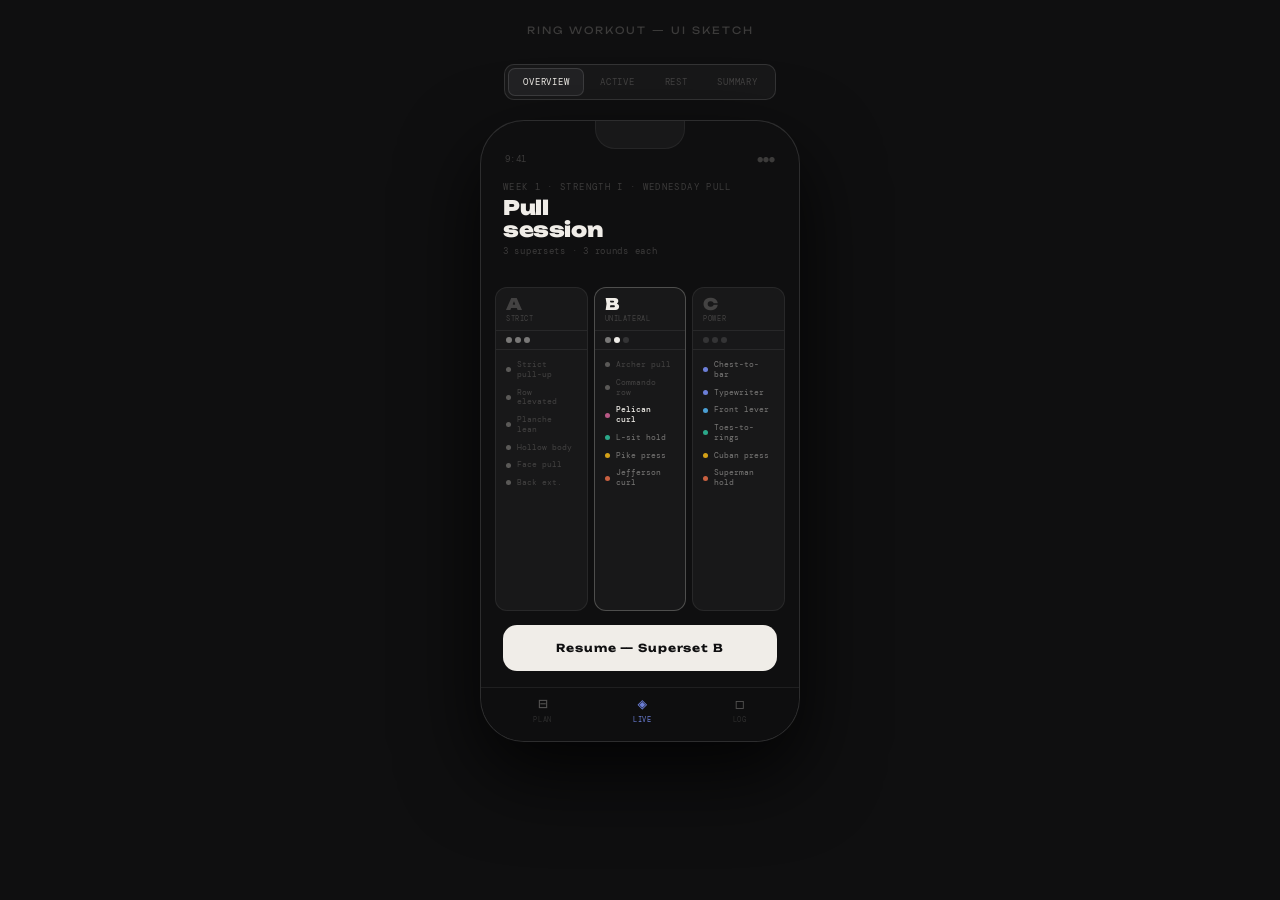
<file: ring_app_sketch.html>
<!DOCTYPE html>
<html lang="en">
<head>
<meta charset="UTF-8">
<meta name="viewport" content="width=device-width, initial-scale=1.0">
<title>Ring workout — UI sketch</title>
<link href="https://fonts.googleapis.com/css2?family=DM+Mono:ital,wght@0,300;0,400;0,500;1,300&family=Unbounded:wght@400;700;900&display=swap" rel="stylesheet">
<style>
  *, *::before, *::after { box-sizing: border-box; margin: 0; padding: 0; }

  :root {
    --bg:       #0f0f10;
    --bg2:      #181819;
    --bg3:      #222224;
    --line:     rgba(255,255,255,0.07);
    --line2:    rgba(255,255,255,0.12);
    --txt:      #f0ede8;
    --txt2:     rgba(240,237,232,0.45);
    --txt3:     rgba(240,237,232,0.2);
    --pull:     #6C7FD8;
    --core:     #2BA88A;
    --shoulder: #D4A017;
    --lowback:  #C96040;
    --straight: #4A9FD4;
    --pelican:  #B85885;
    --accent:   #f0ede8;
    --danger:   #E05050;
  }

  body {
    background: var(--bg);
    font-family: 'DM Mono', monospace;
    color: var(--txt);
    min-height: 100vh;
    display: flex;
    flex-direction: column;
    align-items: center;
    padding: 24px 16px 48px;
    gap: 0;
  }

  .page-title {
    font-family: 'Unbounded', sans-serif;
    font-size: 10px;
    font-weight: 400;
    color: var(--txt3);
    letter-spacing: 0.2em;
    text-transform: uppercase;
    margin-bottom: 28px;
  }

  /* ── SCREEN NAV ── */
  .screen-nav {
    display: flex;
    gap: 2px;
    margin-bottom: 20px;
    background: var(--bg2);
    border: 1px solid var(--line2);
    border-radius: 10px;
    padding: 3px;
  }
  .nav-btn {
    font-family: 'DM Mono', monospace;
    font-size: 9px;
    letter-spacing: 0.08em;
    padding: 7px 14px;
    border-radius: 7px;
    border: none;
    background: transparent;
    color: var(--txt3);
    cursor: pointer;
    transition: all 0.15s;
    text-transform: uppercase;
  }
  .nav-btn:hover { color: var(--txt2); }
  .nav-btn.active {
    background: var(--bg3);
    color: var(--txt);
    border: 1px solid var(--line2);
  }

  /* ── PHONE SHELL ── */
  .phone-wrap {
    display: flex;
    flex-direction: column;
    align-items: center;
    gap: 12px;
  }
  .phone {
    width: 320px;
    min-height: 620px;
    background: var(--bg2);
    border-radius: 44px;
    border: 1.5px solid rgba(255,255,255,0.09);
    position: relative;
    overflow: hidden;
    box-shadow: 0 32px 80px rgba(0,0,0,0.8), 0 0 0 0.5px rgba(255,255,255,0.04) inset;
  }
  .notch {
    position: absolute;
    top: 0; left: 50%;
    transform: translateX(-50%);
    width: 90px; height: 28px;
    background: var(--bg2);
    border-radius: 0 0 20px 20px;
    z-index: 20;
    border: 1.5px solid rgba(255,255,255,0.06);
    border-top: none;
  }
  .screen-inner {
    width: 100%;
    min-height: 620px;
    border-radius: 43px;
    overflow: hidden;
    position: relative;
    display: flex;
    flex-direction: column;
  }

  /* status bar */
  .status {
    display: flex;
    justify-content: space-between;
    align-items: center;
    padding: 32px 24px 8px;
    font-size: 9px;
    color: var(--txt3);
    letter-spacing: 0.05em;
  }

  /* bottom bar */
  .bottom-bar {
    position: absolute;
    bottom: 0; left: 0; right: 0;
    height: 54px;
    background: rgba(15,15,16,0.96);
    border-top: 1px solid var(--line);
    display: flex;
    align-items: center;
    justify-content: space-around;
    padding: 0 12px 10px;
    border-radius: 0 0 43px 43px;
    backdrop-filter: blur(8px);
  }
  .bar-item {
    display: flex;
    flex-direction: column;
    align-items: center;
    gap: 3px;
    opacity: 0.3;
    cursor: pointer;
  }
  .bar-item.on { opacity: 1; }
  .bar-icon { font-size: 16px; line-height: 1; }
  .bar-lbl { font-size: 7px; letter-spacing: 0.1em; text-transform: uppercase; color: var(--txt2); }

  /* ════════════════════════════
     SCREEN 1 — OVERVIEW
  ════════════════════════════ */
  .s-overview { background: var(--bg); }

  .ov-header {
    padding: 8px 22px 16px;
  }
  .ov-phase {
    font-size: 9px;
    color: var(--txt3);
    letter-spacing: 0.15em;
    text-transform: uppercase;
    margin-bottom: 4px;
  }
  .ov-title {
    font-family: 'Unbounded', sans-serif;
    font-size: 20px;
    font-weight: 900;
    color: var(--txt);
    letter-spacing: -0.02em;
    line-height: 1.1;
  }
  .ov-sub {
    font-size: 9px;
    color: var(--txt3);
    margin-top: 4px;
    letter-spacing: 0.08em;
  }

  /* Superset columns */
  .ss-cols {
    display: flex;
    gap: 6px;
    padding: 0 14px;
    flex: 1;
  }
  .ss-col {
    flex: 1;
    background: var(--bg2);
    border: 1px solid var(--line);
    border-radius: 12px;
    overflow: hidden;
    cursor: pointer;
    transition: border-color 0.15s;
  }
  .ss-col:hover { border-color: var(--line2); }
  .ss-col.current { border-color: rgba(240,237,232,0.25); }
  .ss-col-head {
    padding: 8px 10px 7px;
    border-bottom: 1px solid var(--line);
    display: flex;
    flex-direction: column;
    gap: 2px;
  }
  .ss-letter {
    font-family: 'Unbounded', sans-serif;
    font-size: 16px;
    font-weight: 900;
    color: var(--txt);
    line-height: 1;
  }
  .ss-col.done .ss-letter { color: var(--txt3); }
  .ss-col-name {
    font-size: 7px;
    color: var(--txt3);
    letter-spacing: 0.08em;
    text-transform: uppercase;
    line-height: 1.3;
  }
  .ss-rounds-done {
    display: flex;
    gap: 3px;
    padding: 6px 10px;
    border-bottom: 1px solid var(--line);
  }
  .rnd-dot {
    width: 6px; height: 6px;
    border-radius: 50%;
    background: var(--line2);
  }
  .rnd-dot.done { background: var(--txt2); }
  .rnd-dot.current { background: var(--txt); }

  .ss-ex-list {
    padding: 6px 0;
    display: flex;
    flex-direction: column;
  }
  .ss-ex-item {
    display: flex;
    align-items: center;
    gap: 6px;
    padding: 4px 10px;
  }
  .ex-dot {
    width: 5px; height: 5px;
    border-radius: 50%;
    flex-shrink: 0;
  }
  .ex-done-check {
    width: 5px; height: 5px;
    border-radius: 50%;
    flex-shrink: 0;
    opacity: 0.3;
    background: var(--txt);
  }
  .ss-ex-name {
    font-size: 7.5px;
    color: var(--txt2);
    line-height: 1.3;
    flex: 1;
  }
  .ss-ex-item.current .ss-ex-name { color: var(--txt); font-weight: 500; }
  .ss-ex-item.done .ss-ex-name { color: var(--txt3); }
  .ss-ex-reps {
    font-size: 7px;
    color: var(--txt3);
    white-space: nowrap;
  }
  .ss-ex-item.done .ss-ex-reps { color: var(--txt3); text-decoration: line-through; }

  .ov-start-btn {
    margin: 14px 22px 70px;
    background: var(--txt);
    color: var(--bg);
    border-radius: 14px;
    padding: 16px;
    text-align: center;
    font-family: 'Unbounded', sans-serif;
    font-size: 11px;
    font-weight: 700;
    letter-spacing: 0.08em;
    cursor: pointer;
    transition: opacity 0.15s;
  }
  .ov-start-btn:hover { opacity: 0.88; }

  /* ════════════════════════════
     SCREEN 2 — ACTIVE EXERCISE
  ════════════════════════════ */
  .s-active { background: var(--bg); }

  .act-context {
    padding: 8px 22px 0;
    display: flex;
    justify-content: space-between;
    align-items: center;
  }
  .act-breadcrumb {
    font-size: 9px;
    color: var(--txt3);
    letter-spacing: 0.1em;
    text-transform: uppercase;
  }
  .act-progress-dots {
    display: flex;
    gap: 4px;
  }
  .act-prog-dot {
    width: 5px; height: 5px;
    border-radius: 50%;
    background: var(--line2);
  }
  .act-prog-dot.done { background: var(--txt3); }
  .act-prog-dot.now  { background: var(--txt); }

  /* big exercise name */
  .act-name-block {
    padding: 14px 22px 0;
  }
  .act-cat-tag {
    display: inline-block;
    font-size: 8px;
    letter-spacing: 0.12em;
    text-transform: uppercase;
    padding: 3px 9px;
    border-radius: 4px;
    margin-bottom: 8px;
    border: 1px solid;
  }
  .act-name {
    font-family: 'Unbounded', sans-serif;
    font-size: 28px;
    font-weight: 900;
    color: var(--txt);
    line-height: 1.05;
    letter-spacing: -0.03em;
  }

  /* metrics chips */
  .act-metrics {
    display: flex;
    gap: 8px;
    padding: 16px 22px 0;
  }
  .act-chip {
    flex: 1;
    background: var(--bg3);
    border: 1px solid var(--line);
    border-radius: 10px;
    padding: 10px 8px;
    text-align: center;
  }
  .chip-val {
    font-family: 'Unbounded', sans-serif;
    font-size: 17px;
    font-weight: 700;
    color: var(--txt);
    line-height: 1;
    letter-spacing: -0.02em;
  }
  .chip-val small {
    font-family: 'DM Mono', monospace;
    font-size: 10px;
    font-weight: 400;
    color: var(--txt3);
  }
  .chip-lbl {
    font-size: 7px;
    color: var(--txt3);
    letter-spacing: 0.1em;
    text-transform: uppercase;
    margin-top: 3px;
  }

  /* set tracker */
  .act-sets {
    display: flex;
    gap: 6px;
    padding: 14px 22px 0;
    align-items: center;
  }
  .set-pill {
    height: 32px;
    flex: 1;
    border-radius: 8px;
    display: flex;
    align-items: center;
    justify-content: center;
    font-size: 11px;
    font-weight: 500;
    border: 1px solid var(--line);
    color: var(--txt3);
  }
  .set-pill.done {
    background: var(--bg3);
    border-color: var(--line2);
    color: var(--txt2);
  }
  .set-pill.current {
    background: var(--txt);
    color: var(--bg);
    border-color: var(--txt);
    font-weight: 700;
  }
  .sets-label {
    font-size: 8px;
    color: var(--txt3);
    letter-spacing: 0.1em;
    text-transform: uppercase;
    white-space: nowrap;
  }

  /* rep logger */
  .act-log {
    margin: 14px 22px 0;
    background: var(--bg3);
    border: 1px solid var(--line2);
    border-radius: 14px;
    padding: 14px 18px;
    display: flex;
    align-items: center;
    justify-content: space-between;
  }
  .log-label {
    font-size: 8px;
    color: var(--txt3);
    letter-spacing: 0.1em;
    text-transform: uppercase;
  }
  .log-stepper {
    display: flex;
    align-items: center;
    gap: 0;
  }
  .step-btn {
    width: 44px; height: 44px;
    border-radius: 10px;
    background: var(--bg2);
    border: 1px solid var(--line2);
    color: var(--txt2);
    font-size: 22px;
    display: flex;
    align-items: center;
    justify-content: center;
    cursor: pointer;
    transition: background 0.1s;
    line-height: 1;
    padding-bottom: 2px;
  }
  .step-btn:hover { background: rgba(255,255,255,0.08); }
  .step-val {
    font-family: 'Unbounded', sans-serif;
    font-size: 26px;
    font-weight: 900;
    color: var(--txt);
    width: 52px;
    text-align: center;
    letter-spacing: -0.03em;
  }

  /* coaching note */
  .act-note {
    margin: 10px 22px 0;
    padding: 9px 12px;
    background: transparent;
    border-left: 2px solid var(--line2);
    font-size: 8.5px;
    color: var(--txt3);
    line-height: 1.6;
    font-style: italic;
  }

  /* done button */
  .act-done {
    margin: 14px 22px 0;
    background: var(--txt);
    color: var(--bg);
    border-radius: 14px;
    padding: 18px;
    text-align: center;
    font-family: 'Unbounded', sans-serif;
    font-size: 12px;
    font-weight: 700;
    letter-spacing: 0.06em;
    cursor: pointer;
    transition: opacity 0.12s;
  }
  .act-done:hover { opacity: 0.88; }

  .act-skip {
    text-align: center;
    margin-top: 10px;
    font-size: 8px;
    color: var(--txt3);
    letter-spacing: 0.08em;
    text-transform: uppercase;
    cursor: pointer;
    padding-bottom: 70px;
  }

  /* ════════════════════════════
     SCREEN 3 — REST TIMER
  ════════════════════════════ */
  .s-rest { background: #080a0d; }

  .rest-top {
    padding: 8px 22px 0;
    display: flex;
    justify-content: space-between;
    align-items: flex-start;
  }
  .rest-just-done {
    font-size: 9px;
    color: var(--txt3);
    letter-spacing: 0.1em;
    text-transform: uppercase;
    line-height: 1.8;
  }
  .rest-just-done strong {
    display: block;
    font-family: 'Unbounded', sans-serif;
    font-size: 13px;
    font-weight: 700;
    color: rgba(240,237,232,0.6);
    letter-spacing: 0;
    text-transform: none;
  }
  .rest-round-pill {
    font-size: 8px;
    color: rgba(108,127,216,0.8);
    border: 1px solid rgba(108,127,216,0.25);
    border-radius: 5px;
    padding: 4px 9px;
    letter-spacing: 0.08em;
  }

  /* ring timer */
  .rest-ring-wrap {
    display: flex;
    justify-content: center;
    margin-top: 20px;
    position: relative;
  }
  .rest-ring-wrap svg { display: block; }
  .rest-center {
    position: absolute;
    top: 50%; left: 50%;
    transform: translate(-50%, -50%);
    text-align: center;
    pointer-events: none;
  }
  .rest-val {
    font-family: 'Unbounded', sans-serif;
    font-size: 44px;
    font-weight: 900;
    color: var(--txt);
    letter-spacing: -0.04em;
    line-height: 1;
  }
  .rest-val.overtime {
    color: var(--danger);
  }
  .rest-unit {
    font-size: 9px;
    color: var(--txt3);
    letter-spacing: 0.15em;
    text-transform: uppercase;
    margin-top: 2px;
  }

  /* next up */
  .rest-next-lbl {
    font-size: 8px;
    color: var(--txt3);
    letter-spacing: 0.15em;
    text-transform: uppercase;
    text-align: center;
    margin-top: 18px;
  }
  .rest-next-name {
    font-family: 'Unbounded', sans-serif;
    font-size: 18px;
    font-weight: 900;
    color: rgba(240,237,232,0.8);
    text-align: center;
    padding: 4px 24px 0;
    letter-spacing: -0.02em;
    line-height: 1.15;
  }
  .rest-next-meta {
    font-size: 9px;
    color: var(--txt3);
    text-align: center;
    margin-top: 3px;
    letter-spacing: 0.06em;
  }

  /* actions */
  .rest-actions {
    display: flex;
    gap: 8px;
    margin: 20px 22px 0;
  }
  .rest-btn {
    flex: 1;
    border-radius: 12px;
    padding: 14px 8px;
    text-align: center;
    font-family: 'DM Mono', monospace;
    font-size: 9px;
    letter-spacing: 0.08em;
    text-transform: uppercase;
    cursor: pointer;
    transition: opacity 0.12s;
    border: 1px solid;
  }
  .rest-btn:hover { opacity: 0.75; }
  .rest-btn-skip {
    background: transparent;
    border-color: var(--line2);
    color: var(--txt3);
  }
  .rest-btn-add {
    background: rgba(108,127,216,0.1);
    border-color: rgba(108,127,216,0.3);
    color: #8A9BE0;
  }

  /* strip */
  .rest-strip {
    display: flex;
    gap: 4px;
    padding: 16px 22px 0;
  }
  .strip-seg {
    flex: 1;
    height: 3px;
    border-radius: 2px;
    background: var(--line);
  }
  .strip-seg.done { background: rgba(108,127,216,0.5); }
  .strip-seg.next { background: rgba(108,127,216,0.2); }

  /* ════════════════════════════
     SCREEN 4 — POST-SESSION
  ════════════════════════════ */
  .s-post { background: var(--bg); }

  .post-header {
    padding: 8px 22px 0;
  }
  .post-eyebrow {
    font-size: 9px;
    color: var(--txt3);
    letter-spacing: 0.15em;
    text-transform: uppercase;
    margin-bottom: 3px;
  }
  .post-title {
    font-family: 'Unbounded', sans-serif;
    font-size: 24px;
    font-weight: 900;
    color: var(--txt);
    line-height: 1.05;
    letter-spacing: -0.03em;
  }
  .post-date {
    font-size: 8px;
    color: var(--txt3);
    margin-top: 4px;
    letter-spacing: 0.08em;
  }

  .post-stats {
    display: flex;
    gap: 6px;
    padding: 14px 22px 0;
  }
  .post-stat {
    flex: 1;
    background: var(--bg2);
    border: 1px solid var(--line);
    border-radius: 10px;
    padding: 10px 8px;
    text-align: center;
  }
  .pstat-val {
    font-family: 'Unbounded', sans-serif;
    font-size: 18px;
    font-weight: 900;
    color: var(--txt);
    letter-spacing: -0.03em;
    line-height: 1;
  }
  .pstat-val small {
    font-family: 'DM Mono', monospace;
    font-size: 9px;
    font-weight: 400;
    color: var(--txt3);
  }
  .pstat-lbl {
    font-size: 7px;
    color: var(--txt3);
    letter-spacing: 0.1em;
    text-transform: uppercase;
    margin-top: 3px;
  }

  /* exercise log rows */
  .post-sec-lbl {
    font-size: 8px;
    color: var(--txt3);
    letter-spacing: 0.15em;
    text-transform: uppercase;
    padding: 14px 22px 6px;
  }

  .post-ex-row {
    display: flex;
    align-items: center;
    gap: 8px;
    padding: 7px 22px;
    border-bottom: 1px solid var(--line);
  }
  .post-ex-dot {
    width: 5px; height: 5px;
    border-radius: 50%;
    flex-shrink: 0;
  }
  .post-ex-name {
    flex: 1;
    font-size: 9px;
    font-weight: 500;
    color: var(--txt2);
    line-height: 1.3;
  }
  .post-ex-logged {
    font-size: 8px;
    color: var(--txt3);
    white-space: nowrap;
    letter-spacing: 0.04em;
  }
  .post-badge {
    font-size: 7px;
    padding: 2px 6px;
    border-radius: 3px;
    letter-spacing: 0.06em;
    text-transform: uppercase;
  }
  .badge-pr   { background: rgba(212,160,23,0.15);  color: #D4A017; border: 1px solid rgba(212,160,23,0.3); }
  .badge-ok   { background: rgba(43,168,138,0.1);   color: #2BA88A; border: 1px solid rgba(43,168,138,0.25);}
  .badge-miss { background: rgba(201,96,64,0.1);    color: #C96040; border: 1px solid rgba(201,96,64,0.25); }

  /* mini chart */
  .post-chart-wrap {
    margin: 10px 22px 70px;
    background: var(--bg2);
    border: 1px solid var(--line);
    border-radius: 12px;
    padding: 12px 14px;
  }
  .chart-title {
    font-size: 8px;
    color: var(--txt3);
    letter-spacing: 0.1em;
    text-transform: uppercase;
    margin-bottom: 10px;
  }
  .chart-bars {
    display: flex;
    flex-direction: column;
    gap: 6px;
  }
  .chart-row {
    display: flex;
    align-items: center;
    gap: 8px;
  }
  .chart-row-lbl {
    font-size: 7px;
    color: var(--txt3);
    width: 14px;
    flex-shrink: 0;
    text-align: right;
  }
  .chart-bar-track {
    flex: 1;
    height: 16px;
    background: rgba(255,255,255,0.04);
    border-radius: 4px;
    position: relative;
    overflow: hidden;
  }
  .chart-bar-fill {
    position: absolute;
    left: 0; top: 0; bottom: 0;
    border-radius: 4px;
    display: flex;
    align-items: center;
    padding-right: 6px;
    justify-content: flex-end;
  }
  .chart-bar-num {
    font-size: 7px;
    font-weight: 500;
  }

  /* ── CATEGORY COLOR UTILS ── */
  .c-pull     { background: var(--pull); }
  .c-core     { background: var(--core); }
  .c-shoulder { background: var(--shoulder); }
  .c-lowback  { background: var(--lowback); }
  .c-straight { background: var(--straight); }
  .c-pelican  { background: var(--pelican); }

  .tag-pull     { color: var(--pull);     border-color: rgba(108,127,216,0.3);  background: rgba(108,127,216,0.08); }
  .tag-core     { color: var(--core);     border-color: rgba(43,168,138,0.3);   background: rgba(43,168,138,0.08);  }
  .tag-shoulder { color: var(--shoulder); border-color: rgba(212,160,23,0.3);   background: rgba(212,160,23,0.08);  }
  .tag-lowback  { color: var(--lowback);  border-color: rgba(201,96,64,0.3);    background: rgba(201,96,64,0.08);   }
  .tag-straight { color: var(--straight); border-color: rgba(74,159,212,0.3);   background: rgba(74,159,212,0.08);  }
  .tag-pelican  { color: var(--pelican);  border-color: rgba(184,88,133,0.3);   background: rgba(184,88,133,0.08);  }

  /* ── HIDDEN / VISIBLE ── */
  .s-screen { display: none; flex-direction: column; }
  .s-screen.visible { display: flex; }
</style>
</head>
<body>

<div class="page-title">Ring workout — UI sketch</div>

<div class="screen-nav">
  <button class="nav-btn active" onclick="showScreen('overview', this)">Overview</button>
  <button class="nav-btn" onclick="showScreen('active', this)">Active</button>
  <button class="nav-btn" onclick="showScreen('rest', this)">Rest</button>
  <button class="nav-btn" onclick="showScreen('post', this)">Summary</button>
</div>

<div class="phone-wrap">
<div class="phone">
  <div class="notch"></div>

  <!-- ═══════════ SCREEN 1 — OVERVIEW ═══════════ -->
  <div class="screen-inner s-screen visible" id="sc-overview">
    <div class="s-overview" style="flex:1;display:flex;flex-direction:column;">
      <div class="status"><span>9:41</span><span>●●●</span></div>

      <div class="ov-header">
        <div class="ov-phase">Week 1 · Strength I · Wednesday pull</div>
        <div class="ov-title">Pull<br>session</div>
        <div class="ov-sub">3 supersets · 3 rounds each</div>
      </div>

      <div class="ss-cols" style="margin-top:14px;">

        <!-- SS A — done -->
        <div class="ss-col done">
          <div class="ss-col-head">
            <div class="ss-letter">A</div>
            <div class="ss-col-name">Strict</div>
          </div>
          <div class="ss-rounds-done">
            <div class="rnd-dot done"></div>
            <div class="rnd-dot done"></div>
            <div class="rnd-dot done"></div>
          </div>
          <div class="ss-ex-list">
            <div class="ss-ex-item done"><div class="ex-done-check"></div><div class="ss-ex-name">Strict pull-up</div></div>
            <div class="ss-ex-item done"><div class="ex-done-check"></div><div class="ss-ex-name">Row elevated</div></div>
            <div class="ss-ex-item done"><div class="ex-done-check"></div><div class="ss-ex-name">Planche lean</div></div>
            <div class="ss-ex-item done"><div class="ex-done-check"></div><div class="ss-ex-name">Hollow body</div></div>
            <div class="ss-ex-item done"><div class="ex-done-check"></div><div class="ss-ex-name">Face pull</div></div>
            <div class="ss-ex-item done"><div class="ex-done-check"></div><div class="ss-ex-name">Back ext.</div></div>
          </div>
        </div>

        <!-- SS B — current -->
        <div class="ss-col current">
          <div class="ss-col-head">
            <div class="ss-letter">B</div>
            <div class="ss-col-name">Unilateral</div>
          </div>
          <div class="ss-rounds-done">
            <div class="rnd-dot done"></div>
            <div class="rnd-dot current"></div>
            <div class="rnd-dot"></div>
          </div>
          <div class="ss-ex-list">
            <div class="ss-ex-item done"><div class="ex-done-check"></div><div class="ss-ex-name">Archer pull</div></div>
            <div class="ss-ex-item done"><div class="ex-done-check"></div><div class="ss-ex-name">Commando row</div></div>
            <div class="ss-ex-item current"><div class="ex-dot c-pelican"></div><div class="ss-ex-name">Pelican curl</div></div>
            <div class="ss-ex-item"><div class="ex-dot c-core"></div><div class="ss-ex-name">L-sit hold</div></div>
            <div class="ss-ex-item"><div class="ex-dot c-shoulder"></div><div class="ss-ex-name">Pike press</div></div>
            <div class="ss-ex-item"><div class="ex-dot c-lowback"></div><div class="ss-ex-name">Jefferson curl</div></div>
          </div>
        </div>

        <!-- SS C — upcoming -->
        <div class="ss-col">
          <div class="ss-col-head">
            <div class="ss-letter" style="color:var(--txt3)">C</div>
            <div class="ss-col-name">Power</div>
          </div>
          <div class="ss-rounds-done">
            <div class="rnd-dot"></div>
            <div class="rnd-dot"></div>
            <div class="rnd-dot"></div>
          </div>
          <div class="ss-ex-list">
            <div class="ss-ex-item"><div class="ex-dot c-pull"></div><div class="ss-ex-name">Chest-to-bar</div></div>
            <div class="ss-ex-item"><div class="ex-dot c-pull"></div><div class="ss-ex-name">Typewriter</div></div>
            <div class="ss-ex-item"><div class="ex-dot c-straight"></div><div class="ss-ex-name">Front lever</div></div>
            <div class="ss-ex-item"><div class="ex-dot c-core"></div><div class="ss-ex-name">Toes-to-rings</div></div>
            <div class="ss-ex-item"><div class="ex-dot c-shoulder"></div><div class="ss-ex-name">Cuban press</div></div>
            <div class="ss-ex-item"><div class="ex-dot c-lowback"></div><div class="ss-ex-name">Superman hold</div></div>
          </div>
        </div>

      </div>

      <div class="ov-start-btn" onclick="showScreen('active', document.querySelector('.nav-btn:nth-child(2)'))">
        Resume — Superset B
      </div>
    </div>
  </div>

  <!-- ═══════════ SCREEN 2 — ACTIVE ═══════════ -->
  <div class="screen-inner s-screen" id="sc-active">
    <div class="s-active" style="flex:1;display:flex;flex-direction:column;">
      <div class="status"><span>9:58</span><span>●●●</span></div>

      <div class="act-context">
        <div class="act-breadcrumb">Superset B · Round 2/3 · Ex 3/6</div>
        <div class="act-progress-dots">
          <div class="act-prog-dot done"></div>
          <div class="act-prog-dot done"></div>
          <div class="act-prog-dot now"></div>
          <div class="act-prog-dot"></div>
          <div class="act-prog-dot"></div>
          <div class="act-prog-dot"></div>
        </div>
      </div>

      <div class="act-name-block">
        <div class="act-cat-tag tag-pelican">Pelican</div>
        <div class="act-name">Pelican<br>curl</div>
      </div>

      <div class="act-metrics">
        <div class="act-chip">
          <div class="chip-val">4<small>–6</small></div>
          <div class="chip-lbl">Reps</div>
        </div>
        <div class="act-chip">
          <div class="chip-val">3<small>s</small></div>
          <div class="chip-lbl">Descent</div>
        </div>
        <div class="act-chip">
          <div class="chip-val">30<small>s</small></div>
          <div class="chip-lbl">Rest</div>
        </div>
      </div>

      <div class="act-sets">
        <div class="sets-label">Sets</div>
        <div class="set-pill done">5</div>
        <div class="set-pill current">—</div>
        <div class="set-pill">—</div>
      </div>

      <div class="act-note">
        Rings behind body — full elongation at bottom. Never rush descent.
      </div>

      <div class="act-log">
        <div class="log-label">Reps done</div>
        <div class="log-stepper">
          <div class="step-btn" onclick="stepReps(-1)">−</div>
          <div class="step-val" id="rep-count">5</div>
          <div class="step-btn" onclick="stepReps(1)">+</div>
        </div>
      </div>

      <div class="act-done" onclick="showScreen('rest', document.querySelector('.nav-btn:nth-child(3)'))">
        Done — start rest
      </div>
      <div class="act-skip">skip exercise</div>
    </div>
  </div>

  <!-- ═══════════ SCREEN 3 — REST ═══════════ -->
  <div class="screen-inner s-screen" id="sc-rest">
    <div class="s-rest" style="flex:1;display:flex;flex-direction:column;">
      <div class="status" style="color:rgba(240,237,232,0.2)"><span>9:59</span><span>●●●</span></div>

      <div class="rest-top">
        <div class="rest-just-done">
          Pelican curl
          <strong>5 reps logged</strong>
        </div>
        <div class="rest-round-pill">Round 2 / 3</div>
      </div>

      <div class="rest-ring-wrap">
        <svg width="160" height="160" viewBox="0 0 160 160">
          <circle cx="80" cy="80" r="66" fill="none" stroke="rgba(255,255,255,0.05)" stroke-width="8"/>
          <circle cx="80" cy="80" r="66" fill="none" stroke="#6C7FD8" stroke-width="8"
            stroke-dasharray="414.7" stroke-dashoffset="145"
            stroke-linecap="round"
            transform="rotate(-90 80 80)"/>
        </svg>
        <div class="rest-center">
          <div class="rest-val" id="rest-timer">0:19</div>
          <div class="rest-unit">rest</div>
        </div>
      </div>

      <div class="rest-next-lbl">Up next</div>
      <div class="rest-next-name">L-sit hold</div>
      <div class="rest-next-meta">Core · aim 30s</div>

      <div class="rest-actions">
        <div class="rest-btn rest-btn-skip" onclick="showScreen('active', document.querySelector('.nav-btn:nth-child(2)'))">Skip rest</div>
        <div class="rest-btn rest-btn-add">+ 15 s</div>
      </div>

      <div class="rest-strip">
        <div class="strip-seg done"></div>
        <div class="strip-seg done"></div>
        <div class="strip-seg done"></div>
        <div class="strip-seg next"></div>
        <div class="strip-seg"></div>
        <div class="strip-seg"></div>
      </div>
      <div style="font-size:7px;color:var(--txt3);padding:4px 22px;letter-spacing:0.08em;">Ex 3 → 4 of 6 · Superset B</div>
    </div>
  </div>

  <!-- ═══════════ SCREEN 4 — POST-SESSION ═══════════ -->
  <div class="screen-inner s-screen" id="sc-post">
    <div class="s-post" style="flex:1;display:flex;flex-direction:column;overflow-y:auto;">
      <div class="status"><span>10:34</span><span>●●●</span></div>

      <div class="post-header">
        <div class="post-eyebrow">Session complete</div>
        <div class="post-title">Wed 19 Mar<br>Week 1</div>
        <div class="post-date">Strength I · Pull · 52 min</div>
      </div>

      <div class="post-stats">
        <div class="post-stat">
          <div class="pstat-val">52<small>m</small></div>
          <div class="pstat-lbl">Duration</div>
        </div>
        <div class="post-stat">
          <div class="pstat-val">18</div>
          <div class="pstat-lbl">Sets</div>
        </div>
        <div class="post-stat">
          <div class="pstat-val">2</div>
          <div class="pstat-lbl">PRs</div>
        </div>
      </div>

      <div class="post-sec-lbl">Superset B — logged</div>

      <div class="post-ex-row">
        <div class="post-ex-dot c-pull"></div>
        <div class="post-ex-name">Archer ring pull-up</div>
        <div class="post-ex-logged">5 · 5 · 4</div>
        <span class="post-badge badge-pr">PR</span>
      </div>
      <div class="post-ex-row">
        <div class="post-ex-dot c-pull"></div>
        <div class="post-ex-name">Ring commando row</div>
        <div class="post-ex-logged">8 · 8 · 8</div>
        <span class="post-badge badge-ok">✓</span>
      </div>
      <div class="post-ex-row">
        <div class="post-ex-dot c-pelican"></div>
        <div class="post-ex-name">Pelican curl</div>
        <div class="post-ex-logged">5 · 5 · 4</div>
        <span class="post-badge badge-ok">✓</span>
      </div>
      <div class="post-ex-row">
        <div class="post-ex-dot c-core"></div>
        <div class="post-ex-name">L-sit hold</div>
        <div class="post-ex-logged">28s · 22s · 19s</div>
        <span class="post-badge badge-miss">↓</span>
      </div>
      <div class="post-ex-row">
        <div class="post-ex-dot c-shoulder"></div>
        <div class="post-ex-name">Ring pike press</div>
        <div class="post-ex-logged">7 · 7 · 6</div>
        <span class="post-badge badge-pr">PR</span>
      </div>
      <div class="post-ex-row">
        <div class="post-ex-dot c-lowback"></div>
        <div class="post-ex-name">Jefferson curl</div>
        <div class="post-ex-logged">8 · 8 · 8</div>
        <span class="post-badge badge-ok">✓</span>
      </div>

      <div class="post-chart-wrap">
        <div class="chart-title">Strict ring pull-up — reps/set avg</div>
        <div class="chart-bars">
          <div class="chart-row">
            <div class="chart-row-lbl">S1</div>
            <div class="chart-bar-track">
              <div class="chart-bar-fill" style="width:65%;background:rgba(108,127,216,0.35);">
                <span class="chart-bar-num" style="color:rgba(108,127,216,0.8)">6.3</span>
              </div>
            </div>
          </div>
          <div class="chart-row">
            <div class="chart-row-lbl">S2</div>
            <div class="chart-bar-track">
              <div class="chart-bar-fill" style="width:75%;background:rgba(108,127,216,0.55);">
                <span class="chart-bar-num" style="color:rgba(108,127,216,0.9)">7.0</span>
              </div>
            </div>
          </div>
          <div class="chart-row" style="opacity:0.35;">
            <div class="chart-row-lbl">S3</div>
            <div class="chart-bar-track"></div>
          </div>
        </div>
      </div>

    </div>
  </div>

  <!-- bottom nav -->
  <div class="bottom-bar">
    <div class="bar-item" onclick="showScreen('overview', document.querySelector('.nav-btn:nth-child(1)'))">
      <div class="bar-icon">⊟</div>
      <div class="bar-lbl">Plan</div>
    </div>
    <div class="bar-item on" id="nav-active-item">
      <div class="bar-icon" style="color:#6C7FD8">◈</div>
      <div class="bar-lbl" style="color:#6C7FD8">Live</div>
    </div>
    <div class="bar-item">
      <div class="bar-icon">◻</div>
      <div class="bar-lbl">Log</div>
    </div>
  </div>

</div><!-- .phone -->
</div><!-- .phone-wrap -->

<script>
let repCount = 5;

function stepReps(delta) {
  repCount = Math.max(0, repCount + delta);
  document.getElementById('rep-count').textContent = repCount;
}

function showScreen(id, btn) {
  document.querySelectorAll('.s-screen').forEach(s => s.classList.remove('visible'));
  document.getElementById('sc-' + id).classList.add('visible');
  document.querySelectorAll('.nav-btn').forEach(b => b.classList.remove('active'));
  if (btn) btn.classList.add('active');
}

// live rest timer simulation
let restSec = 19;
let restInterval = null;
function startRestTimer() {
  if (restInterval) clearInterval(restInterval);
  restInterval = setInterval(() => {
    restSec--;
    const el = document.getElementById('rest-timer');
    if (!el) return;
    if (restSec < 0) {
      el.classList.add('overtime');
      el.textContent = '-0:' + String(Math.abs(restSec)).padStart(2,'0');
    } else {
      el.classList.remove('overtime');
      el.textContent = '0:' + String(restSec).padStart(2,'0');
    }
  }, 1000);
}

document.querySelectorAll('.nav-btn').forEach(btn => {
  btn.addEventListener('click', () => {
    const id = btn.textContent.trim().toLowerCase()
      .replace('overview','overview').replace('active','active')
      .replace('rest','rest').replace('summary','post');
    if (id === 'rest') { restSec = 19; startRestTimer(); }
    else if (restInterval) { clearInterval(restInterval); restInterval = null; }
  });
});
</script>

</body>
</html>
</file>
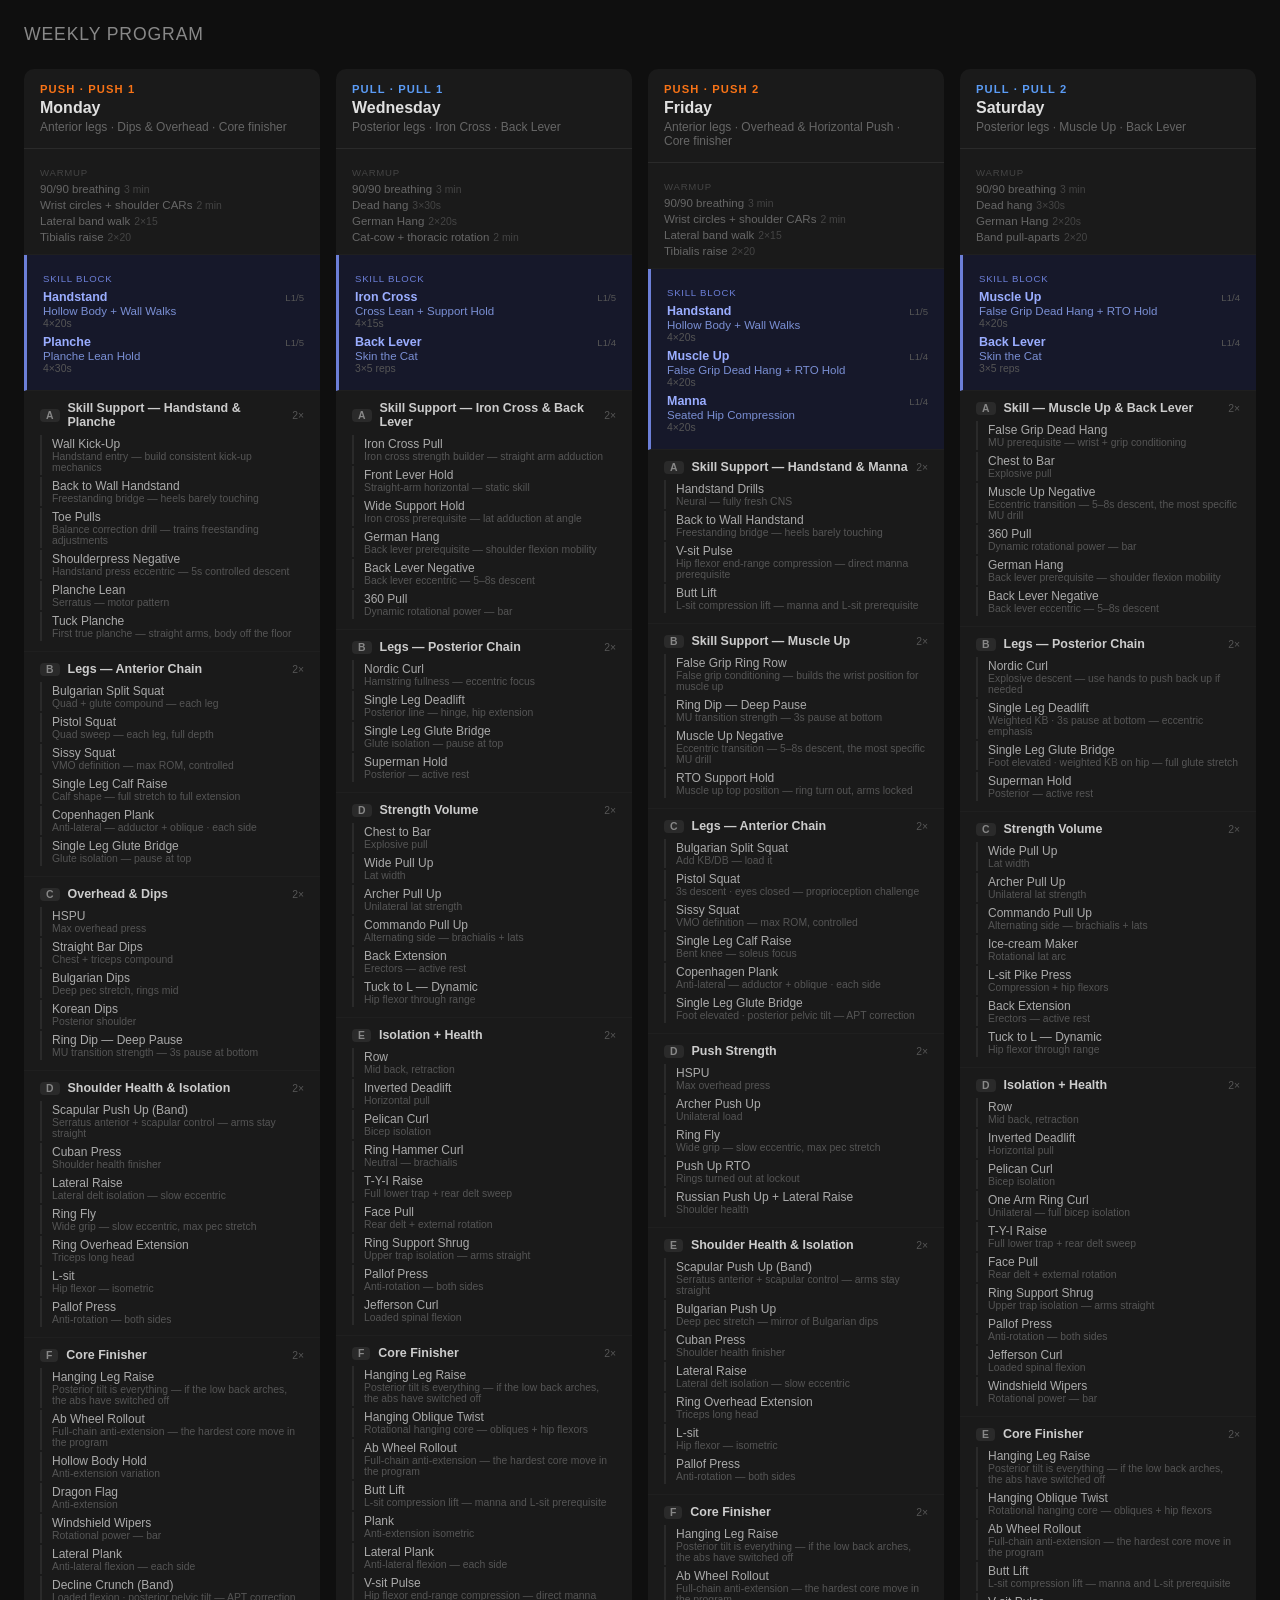
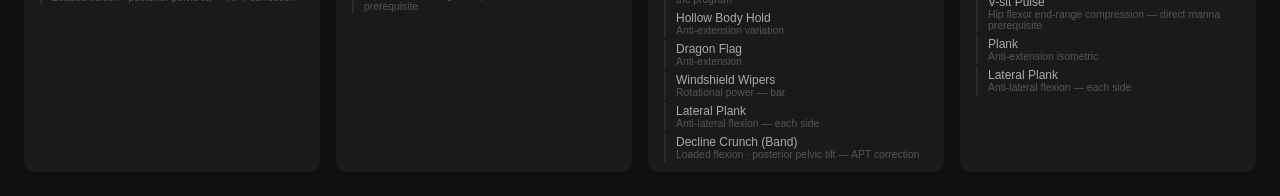
<file: workout-overview.html>
<!DOCTYPE html>
<html lang="en">
<head>
<meta charset="UTF-8">
<title>Workout Overview</title>
<style>
  * { box-sizing: border-box; margin: 0; padding: 0; }
  body { font-family: -apple-system, BlinkMacSystemFont, sans-serif; background: #0f0f0f; color: #e0e0e0; padding: 24px; }
  h1 { font-size: 1.1rem; color: #888; font-weight: 400; margin-bottom: 24px; letter-spacing: .05em; text-transform: uppercase; }
  .days { display: grid; grid-template-columns: repeat(auto-fit, minmax(280px, 1fr)); gap: 16px; }
  .day { background: #1a1a1a; border-radius: 10px; overflow: hidden; }
  .day-header { padding: 14px 16px; border-bottom: 1px solid #2a2a2a; }
  .day-header .label { font-size: .7rem; text-transform: uppercase; letter-spacing: .1em; font-weight: 600; margin-bottom: 4px; }
  .day-header .name { font-size: 1rem; font-weight: 600; }
  .day-header .focus { font-size: .75rem; color: #666; margin-top: 3px; }
  .pull .day-header .label { color: #5b9cf6; }
  .push .day-header .label { color: #f97316; }
  .block { padding: 10px 16px; border-bottom: 1px solid #1f1f1f; }
  .block:last-child { border-bottom: none; }
  .block-header { display: flex; align-items: center; gap: 8px; margin-bottom: 6px; }
  .block-id { font-size: .65rem; font-weight: 700; background: #2a2a2a; color: #888; border-radius: 4px; padding: 1px 6px; }
  .block-label { font-size: .78rem; font-weight: 600; color: #ccc; flex: 1; }
  .block-meta { font-size: .65rem; color: #555; }
  .exercises { list-style: none; display: flex; flex-direction: column; gap: 2px; }
  .exercises li { font-size: .75rem; color: #aaa; padding: 2px 0 2px 10px; border-left: 2px solid #2a2a2a; }
  .exercises li .ex-note { font-size: .65rem; color: #555; display: block; }
  .section-title { font-size: .6rem; text-transform: uppercase; letter-spacing: .08em; color: #444; margin: 8px 0 4px; }
  .warmup-items { list-style: none; display: flex; flex-direction: column; gap: 2px; }
  .warmup-items li { font-size: .72rem; color: #666; padding: 1px 0; }
  .warmup-items li span { color: #444; font-size: .65rem; margin-left: 4px; }
</style>
</head>
<body>
<h1>Weekly Program</h1>
<div class="days" id="days"></div>

<script>
// ─── Exercise library ──────────────────────────────────────
const EX = {
  'handstand-drills': { id: 'handstand-drills', name: 'Handstand Drills', category: 'shoulder', type: 'reps', targetReps: 5, desc: '5× shrugs · 3 tuck slides · 5× lean forwards · 10× shoulder taps', note: 'Neural — fully fresh CNS' },
  'hspu': { id: 'hspu', name: 'HSPU', category: 'shoulder', type: 'reps', targetReps: 5, note: 'Max overhead press' },
  'straight-bar-dips': { id: 'straight-bar-dips', name: 'Straight Bar Dips', category: 'shoulder', type: 'reps', targetReps: 8, note: 'Chest + triceps compound' },
  'pseudo-planche-lean': { id: 'pseudo-planche-lean', name: 'Pseudo Planche Lean', category: 'straight', type: 'hold', targetSecs: 20, note: 'Serratus + scapular protraction' },
  'pseudo-planche-push-up': { id: 'pseudo-planche-push-up', name: 'Pseudo Planche Push Up', category: 'straight', type: 'reps', targetReps: 5, note: 'Planche push-up progression — maintain the lean or it becomes a regular push-up' },
  'dragon-flag': { id: 'dragon-flag', name: 'Dragon Flag', category: 'core', type: 'reps', targetReps: 5, note: 'Anti-extension' },
  'copenhagen-plank': { id: 'copenhagen-plank', name: 'Copenhagen Plank', category: 'core', type: 'hold', targetSecs: 20, note: 'Anti-lateral — adductor + oblique · each side' },
  'hollow-body-hold': { id: 'hollow-body-hold', name: 'Hollow Body Hold', category: 'core', type: 'hold', targetSecs: 20, note: 'Anti-extension variation' },
  'bulgarian-dips': { id: 'bulgarian-dips', name: 'Bulgarian Dips', category: 'shoulder', type: 'reps', targetReps: 8, note: 'Deep pec stretch, rings mid' },
  'korean-dips': { id: 'korean-dips', name: 'Korean Dips', category: 'shoulder', type: 'reps', targetReps: 8, note: 'Posterior shoulder' },
  'archer-push-up': { id: 'archer-push-up', name: 'Archer Push Up', category: 'shoulder', type: 'reps', targetReps: 5, note: 'Unilateral load' },
  'plank': { id: 'plank', name: 'Plank', category: 'core', type: 'duration', targetDuration: 60, note: 'Anti-extension isometric' },
  'lateral-plank': { id: 'lateral-plank', name: 'Lateral Plank', category: 'core', type: 'duration', targetDuration: 45, note: 'Anti-lateral flexion — each side' },
  'windshield-wipers': { id: 'windshield-wipers', name: 'Windshield Wipers', category: 'core', type: 'reps', targetReps: 8, note: 'Rotational power — bar' },
  'ring-dip-deep': { id: 'ring-dip-deep', name: 'Ring Dip — Deep Pause', category: 'shoulder', type: 'reps', targetReps: 5, note: 'MU transition strength — 3s pause at bottom' },
  'ring-fly': { id: 'ring-fly', name: 'Ring Fly', category: 'shoulder', type: 'reps', targetReps: 10, note: 'Chest isolation' },
  'push-up-rto': { id: 'push-up-rto', name: 'Push Up RTO', category: 'shoulder', type: 'reps', targetReps: 8, note: 'Rings turned out at lockout' },
  'bulgarian-push-up': { id: 'bulgarian-push-up', name: 'Bulgarian Push Up', category: 'shoulder', type: 'reps', targetReps: 8, note: 'Deep pec stretch — mirror of Bulgarian dips' },
  'ring-overhead-ext': { id: 'ring-overhead-ext', name: 'Ring Overhead Extension', category: 'shoulder', type: 'reps', targetReps: 10, note: 'Triceps long head' },
  'russian-push-up': { id: 'russian-push-up', name: 'Russian Push Up + Lateral Raise', category: 'shoulder', type: 'reps', targetReps: 8, note: 'Shoulder health' },
  'l-sit': { id: 'l-sit', name: 'L-sit', category: 'core', type: 'hold', targetSecs: 10, note: 'Hip flexor — isometric' },
  'chest-to-bar': { id: 'chest-to-bar', name: 'Chest to Bar', category: 'pull', type: 'reps', targetReps: 5, note: 'Explosive pull' },
  '360-pull': { id: '360-pull', name: '360 Pull', category: 'pull', type: 'reps', targetReps: 3, note: 'Dynamic rotational power — bar' },
  'typewriter': { id: 'typewriter', name: 'Typewriter', category: 'pull', type: 'reps', targetReps: 5, note: 'Lateral unilateral pull' },
  'false-grip-dead-hang': { id: 'false-grip-dead-hang', name: 'False Grip Dead Hang', category: 'pull', type: 'hold', targetSecs: 20, note: 'MU prerequisite — wrist + grip conditioning' },
  'tuck-to-l': { id: 'tuck-to-l', name: 'Tuck to L — Dynamic', category: 'core', type: 'reps', targetReps: 8, note: 'Hip flexor through range' },
  'superman-hold': { id: 'superman-hold', name: 'Superman Hold', category: 'lowback', type: 'hold', targetSecs: 10, note: 'Posterior — active rest' },
  'wide-pull-up': { id: 'wide-pull-up', name: 'Wide Pull Up', category: 'pull', type: 'reps', targetReps: 8, note: 'Lat width' },
  'archer-pull-up': { id: 'archer-pull-up', name: 'Archer Pull Up', category: 'pull', type: 'reps', targetReps: 5, note: 'Unilateral lat strength' },
  'commande': { id: 'commande', name: 'Commando Pull Up', category: 'pull', type: 'reps', targetReps: 8, note: 'Alternating side — brachialis + lats' },
  'ice-cream-maker': { id: 'ice-cream-maker', name: 'Ice-cream Maker', category: 'pull', type: 'reps', targetReps: 8, note: 'Rotational lat arc' },
  'dead-bug': { id: 'dead-bug', name: 'Dead Bug', category: 'core', type: 'reps', targetReps: 10, note: 'IAP + contralateral — active rest' },
  'hanging-oblique-twist': { id: 'hanging-oblique-twist', name: 'Hanging Oblique Twist', category: 'core', type: 'reps', targetReps: 10, note: 'Rotational hanging core — obliques + hip flexors' },
  'decline-crunch-band': { id: 'decline-crunch-band', name: 'Decline Crunch (Band)', category: 'core', type: 'reps', targetReps: 12, note: 'Loaded flexion + posterior pelvic tilt — APT correction' },
  'l-sit-pike-press': { id: 'l-sit-pike-press', name: 'L-sit Pike Press', category: 'core', type: 'reps', targetReps: 8, note: 'Compression + hip flexors' },
  'back-extension': { id: 'back-extension', name: 'Back Extension', category: 'lowback', type: 'reps', targetReps: 10, note: 'Erectors — active rest' },
  'row': { id: 'row', name: 'Row', category: 'pull', type: 'reps', targetReps: 10, note: 'Mid back, retraction' },
  'pelican-curl': { id: 'pelican-curl', name: 'Pelican Curl', category: 'pelican', type: 'reps', targetReps: 8, note: 'Bicep isolation' },
  'ring-hammer-curl': { id: 'ring-hammer-curl', name: 'Ring Hammer Curl', category: 'pull', type: 'reps', targetReps: 10, note: 'Neutral — brachialis' },
  'one-arm-ring-curl': { id: 'one-arm-ring-curl', name: 'One Arm Ring Curl', category: 'pull', type: 'reps', targetReps: 8, note: 'Unilateral — full bicep isolation' },
  'tyi-raise': { id: 'tyi-raise', name: 'T-Y-I Raise', category: 'pull', type: 'reps', targetReps: 10, note: 'Full lower trap + rear delt sweep' },
  'face-pull': { id: 'face-pull', name: 'Face Pull', category: 'pull', type: 'reps', targetReps: 12, note: 'Rear delt + external rotation' },
  'ring-support-shrug': { id: 'ring-support-shrug', name: 'Ring Support Shrug', category: 'pull', type: 'reps', targetReps: 12, note: 'Upper trap isolation — arms straight' },
  'pallof-press': { id: 'pallof-press', name: 'Pallof Press', category: 'core', type: 'reps', targetReps: 10, note: 'Anti-rotation — both sides' },
  'jefferson-curl': { id: 'jefferson-curl', name: 'Jefferson Curl', category: 'lowback', type: 'reps', targetReps: 8, note: 'Loaded spinal flexion' },
  'lateral-raise': { id: 'lateral-raise', name: 'Lateral Raise', category: 'shoulder', type: 'reps', targetReps: 12, note: 'Lateral delt isolation — slow eccentric' },
  'scapular-push-up-band': { id: 'scapular-push-up-band', name: 'Scapular Push Up (Band)', category: 'shoulder', type: 'reps', targetReps: 12, note: 'Serratus anterior + scapular control — arms stay straight' },
  'cuban-press': { id: 'cuban-press', name: 'Cuban Press', category: 'shoulder', type: 'reps', targetReps: 10, note: 'Shoulder health finisher' },
  'inverted-deadlift': { id: 'inverted-deadlift', name: 'Inverted Deadlift', category: 'pull', type: 'reps', targetReps: 10, note: 'Horizontal pull' },
  'bulgarian-split-squat': { id: 'bulgarian-split-squat', name: 'Bulgarian Split Squat', category: 'legs', type: 'reps', targetReps: 8, note: 'Quad + glute compound — each leg' },
  'pistol-squat': { id: 'pistol-squat', name: 'Pistol Squat', category: 'legs', type: 'reps', targetReps: 5, note: 'Quad sweep — each leg, full depth' },
  'sissy-squat': { id: 'sissy-squat', name: 'Sissy Squat', category: 'legs', type: 'reps', targetReps: 10, note: 'VMO definition — max ROM, controlled' },
  'single-leg-calf-raise': { id: 'single-leg-calf-raise', name: 'Single Leg Calf Raise', category: 'legs', type: 'reps', targetReps: 15, note: 'Calf shape — full stretch to full extension' },
  'nordic-curl': { id: 'nordic-curl', name: 'Nordic Curl', category: 'legs', type: 'reps', targetReps: 5, note: 'Hamstring fullness — eccentric focus' },
  'single-leg-deadlift': { id: 'single-leg-deadlift', name: 'Single Leg Deadlift', category: 'legs', type: 'reps', targetReps: 8, note: 'Posterior line — hinge, hip extension' },
  'single-leg-glute-bridge': { id: 'single-leg-glute-bridge', name: 'Single Leg Glute Bridge', category: 'legs', type: 'reps', targetReps: 12, note: 'Glute isolation — pause at top' },
  'hanging-leg-raise': { id: 'hanging-leg-raise', name: 'Hanging Leg Raise', category: 'core', type: 'reps', targetReps: 10, note: 'Posterior tilt is everything — if the low back arches, the abs have switched off' },
  'v-sit-pulse': { id: 'v-sit-pulse', name: 'V-sit Pulse', category: 'core', type: 'reps', targetReps: 10, note: 'Hip flexor end-range compression — direct manna prerequisite' },
  'butt-lift': { id: 'butt-lift', name: 'Butt Lift', category: 'core', type: 'reps', targetReps: 8, note: 'L-sit compression lift — manna and L-sit prerequisite' },
  'ab-wheel-rollout': { id: 'ab-wheel-rollout', name: 'Ab Wheel Rollout', category: 'core', type: 'reps', targetReps: 8, note: 'Full-chain anti-extension — the hardest core move in the program' },
  'german-hang': { id: 'german-hang', name: 'German Hang', category: 'shoulder', type: 'hold', targetSecs: 20, note: 'Back lever prerequisite — shoulder flexion mobility' },
  'skin-the-cat': { id: 'skin-the-cat', name: 'Skin the Cat', category: 'straight', type: 'reps', targetReps: 5, note: 'Back lever and shoulder mobility foundation' },
  'wide-support-hold': { id: 'wide-support-hold', name: 'Wide Support Hold', category: 'straight', type: 'hold', targetSecs: 10, note: 'Iron cross prerequisite — lat adduction at angle' },
  'iron-cross-pull': { id: 'iron-cross-pull', name: 'Iron Cross Pull', category: 'straight', type: 'reps', targetReps: 5, note: 'Iron cross strength builder — straight arm adduction' },
  'false-grip-row': { id: 'false-grip-row', name: 'False Grip Ring Row', category: 'pull', type: 'reps', targetReps: 6, note: 'False grip conditioning — builds the wrist position for muscle up' },
  'muscle-up-negative': { id: 'muscle-up-negative', name: 'Muscle Up Negative', category: 'pull', type: 'reps', targetReps: 3, note: 'Eccentric transition — 5–8s descent, the most specific MU drill' },
  'rto-support-hold': { id: 'rto-support-hold', name: 'RTO Support Hold', category: 'straight', type: 'hold', targetSecs: 20, note: 'Muscle up top position — ring turn out, arms locked' },
  'back-lever-negative': { id: 'back-lever-negative', name: 'Back Lever Negative', category: 'straight', type: 'reps', targetReps: 3, note: 'Back lever eccentric — 5–8s descent' },
  'wall-kick-up': { id: 'wall-kick-up', name: 'Wall Kick-Up', category: 'shoulder', type: 'reps', targetReps: 12, note: 'Handstand entry — build consistent kick-up mechanics' },
  'chest-wall-handstand': { id: 'chest-wall-handstand', name: 'Chest to Wall Handstand', category: 'shoulder', type: 'hold', targetSecs: 12, note: 'Alignment drill — chest facing wall enforces hollow body' },
  'back-wall-handstand': { id: 'back-wall-handstand', name: 'Back to Wall Handstand', category: 'shoulder', type: 'hold', targetSecs: 12, note: 'Freestanding bridge — heels barely touching' },
  'toe-pulls': { id: 'toe-pulls', name: 'Toe Pulls', category: 'shoulder', type: 'reps', targetReps: 12, note: 'Balance correction drill — trains freestanding adjustments' },
  'shoulderpress-negative': { id: 'shoulderpress-negative', name: 'Shoulderpress Negative', category: 'shoulder', type: 'reps', targetReps: 3, note: 'Handstand press eccentric — 5s controlled descent' },
  'front-lever-hold': { id: 'front-lever-hold', name: 'Front Lever Hold', category: 'straight', type: 'hold', targetSecs: 5, note: 'Straight-arm horizontal — static skill' },
  'planche-lean': { id: 'planche-lean', name: 'Planche Lean', category: 'straight', type: 'hold', targetSecs: 15, note: 'Serratus — motor pattern' },
  'tuck-planche': { id: 'tuck-planche', name: 'Tuck Planche', category: 'straight', type: 'hold', targetSecs: 5, note: 'First true planche — straight arms, body off the floor' },
};

// ─── Skill progressions ────────────────────────────────────
const SKILL_PROGRESSIONS = {
  'planche': {
    name: 'Planche',
    progressions: [
      { level: 1, drill: 'Planche Lean Hold',       type: 'hold', targetSecs: 30, sets: 4 },
      { level: 2, drill: 'Tuck Planche',             type: 'hold', targetSecs: 20, sets: 4 },
      { level: 3, drill: 'Advanced Tuck Planche',    type: 'hold', targetSecs: 15, sets: 4 },
      { level: 4, drill: 'Straddle Planche',         type: 'hold', targetSecs: 10, sets: 4 },
      { level: 5, drill: 'Full Planche',             type: 'hold', targetSecs: 5,  sets: 4 },
    ],
  },
  'muscle-up': {
    name: 'Muscle Up',
    progressions: [
      { level: 1, drill: 'False Grip Dead Hang + RTO Hold', type: 'hold', targetSecs: 20, sets: 4 },
      { level: 2, drill: 'False Grip C2B + MU Negative 5s', type: 'reps', targetReps: 4,  sets: 4 },
      { level: 3, drill: 'Low Transition Drill',      type: 'reps', targetReps: 5,  sets: 3 },
      { level: 4, drill: 'Clean Muscle Up',           type: 'reps', targetReps: 3,  sets: 3 },
    ],
  },
  'iron-cross': {
    name: 'Iron Cross',
    progressions: [
      { level: 1, drill: 'Cross Lean + Support Hold', type: 'hold', targetSecs: 15, sets: 4 },
      { level: 2, drill: 'Wide Support Hold',         type: 'hold', targetSecs: 10, sets: 4 },
      { level: 3, drill: 'Half Cross Hold',           type: 'hold', targetSecs: 8,  sets: 4 },
      { level: 4, drill: 'Tuck Iron Cross',           type: 'hold', targetSecs: 5,  sets: 4 },
      { level: 5, drill: 'Full Iron Cross',           type: 'hold', targetSecs: 3,  sets: 3 },
    ],
  },
  'back-lever': {
    name: 'Back Lever',
    progressions: [
      { level: 1, drill: 'Skin the Cat',              type: 'reps', targetReps: 5,  sets: 3 },
      { level: 2, drill: 'Tuck Back Lever',           type: 'hold', targetSecs: 15, sets: 4 },
      { level: 3, drill: 'Straddle Back Lever',       type: 'hold', targetSecs: 10, sets: 4 },
      { level: 4, drill: 'Full Back Lever',           type: 'hold', targetSecs: 10, sets: 4 },
    ],
  },
  'manna': {
    name: 'Manna',
    progressions: [
      { level: 1, drill: 'Seated Hip Compression',   type: 'hold', targetSecs: 20, sets: 4 },
      { level: 2, drill: 'Manna Lean',               type: 'hold', targetSecs: 15, sets: 4 },
      { level: 3, drill: 'Pike Compression Hold',    type: 'hold', targetSecs: 10, sets: 4 },
      { level: 4, drill: 'Full Manna',               type: 'hold', targetSecs: 5,  sets: 3 },
    ],
  },
  'handstand': {
    name: 'Handstand',
    progressions: [
      { level: 1, drill: 'Hollow Body + Wall Walks',             type: 'hold', targetSecs: 20, sets: 4 },
      { level: 2, drill: 'Decline Push Up + Pike Push Up',       type: 'reps', targetReps: 8,  sets: 3 },
      { level: 3, drill: 'Wall Handstand CtW + Toe/Heel Pulls',  type: 'hold', targetSecs: 30, sets: 4 },
      { level: 4, drill: 'One-Leg HS + Shoulder Taps + Mini Holds', type: 'hold', targetSecs: 5, sets: 5 },
      { level: 5, drill: 'Freestanding Handstand',               type: 'hold', targetSecs: 10, sets: 3 },
    ],
  },
};

// ─── Sessions ──────────────────────────────────────────────
const TABATA = { mode: 'tabata', workSecs: 25, restSecs: 30, cycles: 4 };

const WARMUP_PUSH = [
  { name: '90/90 breathing',               duration: '3 min' },
  { name: 'Wrist circles + shoulder CARs', duration: '2 min' },
  { name: 'Lateral band walk',             duration: '2×15'  },
  { name: 'Tibialis raise',                duration: '2×20'  },
];
const WARMUP_PULL_WED = [
  { name: '90/90 breathing',            duration: '3 min'  },
  { name: 'Dead hang',                  duration: '3×30s'  },
  { name: 'German Hang',                duration: '2×20s'  },
  { name: 'Cat-cow + thoracic rotation', duration: '2 min' },
];
const WARMUP_PULL_SAT = [
  { name: '90/90 breathing', duration: '3 min' },
  { name: 'Dead hang',        duration: '3×30s' },
  { name: 'German Hang',      duration: '2×20s' },
  { name: 'Band pull-aparts', duration: '2×20'  },
];

const SESSIONS = [
  {
    id: 'mon-push1', day: 'Monday', type: 'push', label: 'Push 1',
    focus: 'Anterior legs · Dips & Overhead · Core finisher',
    skills: ['handstand', 'planche'],
    warmup: WARMUP_PUSH,
    supersets: [
      { id:'A', label:'Skill Support — Handstand & Planche', rounds:2, exercises:[EX['wall-kick-up'],EX['back-wall-handstand'],EX['toe-pulls'],EX['shoulderpress-negative'],EX['planche-lean'],EX['tuck-planche']] },
      { id:'B', label:'Legs — Anterior Chain', rounds:2, exercises:[EX['bulgarian-split-squat'],EX['pistol-squat'],EX['sissy-squat'],EX['single-leg-calf-raise'],EX['copenhagen-plank'],EX['single-leg-glute-bridge']] },
      { id:'C', label:'Overhead & Dips', rounds:2, exercises:[EX['hspu'],EX['straight-bar-dips'],EX['bulgarian-dips'],EX['korean-dips'],EX['ring-dip-deep']] },
      { id:'D', label:'Shoulder Health & Isolation', rounds:2, exercises:[EX['scapular-push-up-band'],EX['cuban-press'],EX['lateral-raise'],{...EX['ring-fly'],note:'Wide grip — slow eccentric, max pec stretch'},EX['ring-overhead-ext'],EX['l-sit'],EX['pallof-press']] },
      { id:'F', label:'Core Finisher', rounds:2, exercises:[EX['hanging-leg-raise'],EX['ab-wheel-rollout'],EX['hollow-body-hold'],EX['dragon-flag'],EX['windshield-wipers'],EX['lateral-plank'],{...EX['decline-crunch-band'],note:'Loaded flexion · posterior pelvic tilt — APT correction'}] },
    ],
  },
  {
    id: 'wed-pull1', day: 'Wednesday', type: 'pull', label: 'Pull 1',
    focus: 'Posterior legs · Iron Cross · Back Lever',
    skills: ['iron-cross', 'back-lever'],
    warmup: WARMUP_PULL_WED,
    supersets: [
      { id:'A', label:'Skill Support — Iron Cross & Back Lever', rounds:2, exercises:[EX['iron-cross-pull'],EX['front-lever-hold'],EX['wide-support-hold'],EX['german-hang'],EX['back-lever-negative'],EX['360-pull']] },
      { id:'B', label:'Legs — Posterior Chain', rounds:2, exercises:[EX['nordic-curl'],EX['single-leg-deadlift'],EX['single-leg-glute-bridge'],EX['superman-hold']] },
      { id:'D', label:'Strength Volume', rounds:2, exercises:[EX['chest-to-bar'],EX['wide-pull-up'],EX['archer-pull-up'],EX['commande'],EX['back-extension'],EX['tuck-to-l']] },
      { id:'E', label:'Isolation + Health', rounds:2, exercises:[EX['row'],EX['inverted-deadlift'],EX['pelican-curl'],EX['ring-hammer-curl'],EX['tyi-raise'],EX['face-pull'],EX['ring-support-shrug'],EX['pallof-press'],EX['jefferson-curl']] },
      { id:'F', label:'Core Finisher', rounds:2, exercises:[EX['hanging-leg-raise'],EX['hanging-oblique-twist'],EX['ab-wheel-rollout'],EX['butt-lift'],EX['plank'],EX['lateral-plank'],EX['v-sit-pulse']] },
    ],
  },
  {
    id: 'fri-push2', day: 'Friday', type: 'push', label: 'Push 2',
    focus: 'Anterior legs · Overhead & Horizontal Push · Core finisher',
    skills: ['handstand', 'muscle-up', 'manna'],
    warmup: WARMUP_PUSH,
    supersets: [
      { id:'A', label:'Skill Support — Handstand & Manna', rounds:2, exercises:[EX['handstand-drills'],EX['back-wall-handstand'],EX['v-sit-pulse'],EX['butt-lift']] },
      { id:'B', label:'Skill Support — Muscle Up', rounds:2, exercises:[EX['false-grip-row'],EX['ring-dip-deep'],EX['muscle-up-negative'],EX['rto-support-hold']] },
      { id:'C', label:'Legs — Anterior Chain', rounds:2, exercises:[{...EX['bulgarian-split-squat'],note:'Add KB/DB — load it'},{...EX['pistol-squat'],note:'3s descent · eyes closed — proprioception challenge'},{...EX['sissy-squat'],targetReps:12},{...EX['single-leg-calf-raise'],note:'Bent knee — soleus focus'},EX['copenhagen-plank'],{...EX['single-leg-glute-bridge'],note:'Foot elevated · posterior pelvic tilt — APT correction'}] },
      { id:'D', label:'Push Strength', rounds:2, exercises:[EX['hspu'],EX['archer-push-up'],{...EX['ring-fly'],note:'Wide grip — slow eccentric, max pec stretch'},EX['push-up-rto'],EX['russian-push-up']] },
      { id:'E', label:'Shoulder Health & Isolation', rounds:2, exercises:[EX['scapular-push-up-band'],EX['bulgarian-push-up'],EX['cuban-press'],EX['lateral-raise'],EX['ring-overhead-ext'],EX['l-sit'],EX['pallof-press']] },
      { id:'F', label:'Core Finisher', rounds:2, exercises:[EX['hanging-leg-raise'],EX['ab-wheel-rollout'],EX['hollow-body-hold'],EX['dragon-flag'],EX['windshield-wipers'],EX['lateral-plank'],{...EX['decline-crunch-band'],note:'Loaded flexion · posterior pelvic tilt — APT correction'}] },
    ],
  },
  {
    id: 'sat-pull2', day: 'Saturday', type: 'pull', label: 'Pull 2',
    focus: 'Posterior legs · Muscle Up · Back Lever',
    skills: ['muscle-up', 'back-lever'],
    warmup: WARMUP_PULL_SAT,
    supersets: [
      { id:'A', label:'Skill — Muscle Up & Back Lever', rounds:2, exercises:[EX['false-grip-dead-hang'],EX['chest-to-bar'],EX['muscle-up-negative'],EX['360-pull'],EX['german-hang'],EX['back-lever-negative']] },
      { id:'B', label:'Legs — Posterior Chain', rounds:2, exercises:[{...EX['nordic-curl'],targetReps:6,note:'Explosive descent — use hands to push back up if needed'},{...EX['single-leg-deadlift'],note:'Weighted KB · 3s pause at bottom — eccentric emphasis'},{...EX['single-leg-glute-bridge'],targetReps:10,note:'Foot elevated · weighted KB on hip — full glute stretch'},EX['superman-hold']] },
      { id:'C', label:'Strength Volume', rounds:2, exercises:[EX['wide-pull-up'],EX['archer-pull-up'],EX['commande'],EX['ice-cream-maker'],EX['l-sit-pike-press'],EX['back-extension'],EX['tuck-to-l']] },
      { id:'D', label:'Isolation + Health', rounds:2, exercises:[EX['row'],EX['inverted-deadlift'],EX['pelican-curl'],EX['one-arm-ring-curl'],EX['tyi-raise'],EX['face-pull'],EX['ring-support-shrug'],EX['pallof-press'],EX['jefferson-curl'],EX['windshield-wipers']] },
      { id:'E', label:'Core Finisher', rounds:2, exercises:[EX['hanging-leg-raise'],EX['hanging-oblique-twist'],EX['ab-wheel-rollout'],EX['butt-lift'],EX['v-sit-pulse'],EX['plank'],EX['lateral-plank']] },
    ],
  },
];

// ─── Render ────────────────────────────────────────────────
let skillLevels = {};
try { skillLevels = JSON.parse(localStorage.getItem('gymState') || '{}').skillLevels || {}; } catch(e) {}

function currentDrill(skillId) {
  const sp = SKILL_PROGRESSIONS[skillId];
  if (!sp) return null;
  const level = skillLevels[skillId] || 1;
  return sp.progressions.find(p => p.level === level) || sp.progressions[0];
}

const container = document.getElementById('days');

for (const s of SESSIONS) {
  const div = document.createElement('div');
  div.className = `day ${s.type}`;

  const skillBlockHtml = s.skills?.length ? `
    <div class="block" style="border-left:3px solid #6C7FD8;background:#16182a">
      <div class="section-title" style="color:#6C7FD8;margin-bottom:6px">Skill Block</div>
      ${s.skills.map(skillId => {
        const sp = SKILL_PROGRESSIONS[skillId];
        const drill = currentDrill(skillId);
        if (!sp || !drill) return '';
        const level = skillLevels[skillId] || 1;
        return `<div style="margin-bottom:6px">
          <div style="display:flex;justify-content:space-between;align-items:baseline">
            <span style="font-size:.78rem;font-weight:600;color:#9aadff">${sp.name}</span>
            <span style="font-size:.6rem;color:#555">L${level}/${sp.progressions.length}</span>
          </div>
          <div style="font-size:.72rem;color:#7a8fd4;margin-top:1px">${drill.drill}</div>
          <div style="font-size:.65rem;color:#555;margin-top:1px">${drill.sets}×${drill.type === 'hold' ? drill.targetSecs + 's' : drill.targetReps + ' reps'}</div>
        </div>`;
      }).join('')}
    </div>` : '';

  const supersetHtml = s.supersets.map(ss => {
    const isTabata = !!ss.workSecs;
    return `
    <div class="block">
      <div class="block-header">
        <span class="block-id">${ss.id}</span>
        <span class="block-label">${ss.label}</span>
        <span class="block-meta">${ss.rounds}×${isTabata ? ' · tabata' : ''}</span>
      </div>
      <ul class="exercises">
        ${ss.exercises.map(ex => {
          const note = ex.note || '';
          return `<li>${ex.name}${note ? `<span class="ex-note">${note}</span>` : ''}</li>`;
        }).join('')}
      </ul>
    </div>`;
  }).join('');

  div.innerHTML = `
    <div class="day-header">
      <div class="label">${s.type} · ${s.label}</div>
      <div class="name">${s.day}</div>
      <div class="focus">${s.focus}</div>
    </div>
    <div class="block">
      <div class="section-title">Warmup</div>
      <ul class="warmup-items">${s.warmup.map(w => `<li>${w.name}<span>${w.duration}</span></li>`).join('')}</ul>
    </div>
    ${skillBlockHtml}
    ${supersetHtml}
  `;
  container.appendChild(div);
}
</script>
</body>
</html>
</file>
<file: ring-app.css>
/*
 * ═══════════════════════════════════════════════════════════
 *  RING APP — Design System
 *  Based on ring_app_sketch.html
 * ═══════════════════════════════════════════════════════════
 *
 *  Fonts (include in <head>):
 *  https://fonts.googleapis.com/css2?family=DM+Mono:ital,wght@0,300;0,400;0,500;1,300&family=Unbounded:wght@400;700;900&display=swap
 *
 *  Table of contents:
 *  1.  Reset
 *  2.  Design tokens
 *  3.  Typography
 *  4.  Layout primitives
 *  5.  Navigation — bottom bar
 *  6.  Buttons
 *  7.  Badges & pills
 *  8.  Category colors
 *  9.  Indicators — dots, strips, progress
 * 10.  Cards & containers
 * 11.  Screen — Overview
 * 12.  Screen — Active exercise
 * 13.  Screen — Rest timer
 * 14.  Screen — Post-session summary
 * 15.  Utility
 * ═══════════════════════════════════════════════════════════
 */


/* ─────────────────────────────────────────────────────────
   1. RESET
───────────────────────────────────────────────────────── */

*, *::before, *::after {
  box-sizing: border-box;
  margin: 0;
  padding: 0;
}


/* ─────────────────────────────────────────────────────────
   2. DESIGN TOKENS
───────────────────────────────────────────────────────── */

:root {

  /* Backgrounds */
  --bg:        #0f0f10;   /* page / screen base */
  --bg-2:      #181819;   /* cards, columns, shell */
  --bg-3:      #222224;   /* inputs, chips, active states */
  --bg-rest:   #080a0d;   /* rest timer screen */

  /* Borders */
  --line:        rgba(255, 255, 255, 0.07);
  --line-2:      rgba(255, 255, 255, 0.12);
  --line-active: rgba(240, 237, 232, 0.25);

  /* Text */
  --txt:   #f0ede8;
  --txt-2: rgba(240, 237, 232, 0.45);
  --txt-3: rgba(240, 237, 232, 0.20);

  /* Semantic */
  --accent:  #f0ede8;
  --danger:  #E05050;

  /* Category colors */
  --cat-pull:     #6C7FD8;
  --cat-core:     #2BA88A;
  --cat-shoulder: #D4A017;
  --cat-lowback:  #C96040;
  --cat-straight: #4A9FD4;
  --cat-pelican:  #B85885;
  --cat-legs:     #7CB87C;

  /* Category backgrounds */
  --cat-pull-bg:     rgba(108, 127, 216, 0.08);
  --cat-core-bg:     rgba(43,  168, 138, 0.08);
  --cat-shoulder-bg: rgba(212, 160, 23,  0.08);
  --cat-lowback-bg:  rgba(201, 96,  64,  0.08);
  --cat-straight-bg: rgba(74,  159, 212, 0.08);
  --cat-pelican-bg:  rgba(184, 88,  133, 0.08);
  --cat-legs-bg:     rgba(124, 184, 124, 0.08);

  /* Category borders */
  --cat-pull-border:     rgba(108, 127, 216, 0.30);
  --cat-core-border:     rgba(43,  168, 138, 0.30);
  --cat-shoulder-border: rgba(212, 160, 23,  0.30);
  --cat-lowback-border:  rgba(201, 96,  64,  0.30);
  --cat-straight-border: rgba(74,  159, 212, 0.30);
  --cat-pelican-border:  rgba(184, 88,  133, 0.30);
  --cat-legs-border:     rgba(124, 184, 124, 0.30);

  /* Status badge tokens */
  --badge-pr-color:    #D4A017;
  --badge-pr-bg:       rgba(212, 160, 23,  0.15);
  --badge-pr-border:   rgba(212, 160, 23,  0.30);

  --badge-ok-color:    #2BA88A;
  --badge-ok-bg:       rgba(43,  168, 138, 0.10);
  --badge-ok-border:   rgba(43,  168, 138, 0.25);

  --badge-miss-color:  #C96040;
  --badge-miss-bg:     rgba(201, 96,  64,  0.10);
  --badge-miss-border: rgba(201, 96,  64,  0.25);

  /* Progress / ring timer */
  --progress:   #6C7FD8;
  --progress-2: rgba(108, 127, 216, 0.30);
  --progress-3: rgba(108, 127, 216, 0.20);
  --progress-4: rgba(108, 127, 216, 0.10);

  /* Spacing scale */
  --sp-1: 4px;
  --sp-2: 8px;
  --sp-3: 12px;
  --sp-4: 14px;
  --sp-5: 16px;
  --sp-6: 20px;
  --sp-7: 22px;   /* standard horizontal screen padding */
  --sp-8: 24px;

  /* Border radius */
  --r-sm:  4px;
  --r-md:  8px;
  --r-lg:  10px;
  --r-xl:  12px;
  --r-2xl: 14px;

  /* Touch targets — 48px Android baseline, stepper buttons 56px */
  --touch:        48px;
  --touch-stepper: 56px;

  /* Transitions */
  --t-fast: 0.10s ease;
  --t-base: 0.15s ease;
}


/* ─────────────────────────────────────────────────────────
   2b. LIGHT MODE TOKENS
───────────────────────────────────────────────────────── */

/* Shared overrides — applied by data-theme="light" attribute
   (set immediately by the inline theme script to avoid flash)   */
[data-theme="light"] {
  /* Backgrounds — cool clinical whites, sport-watch aesthetic */
  --bg:        #f4f4f6;
  --bg-2:      #eaeaed;
  --bg-3:      #dededf;
  --bg-rest:   #e6e6e9;

  /* Borders — cool neutral, punched up for sunlight clarity */
  --line:        rgba(0, 0, 0, 0.13);
  --line-2:      rgba(0, 0, 0, 0.22);
  --line-active: rgba(0, 0, 0, 0.38);

  /* Text — maximum contrast for outdoor / sunny-day use */
  --txt:   #000000;
  --txt-2: rgba(0, 0, 0, 0.68);
  --txt-3: rgba(0, 0, 0, 0.48);

  /* Semantic */
  --accent: #0d0d10;
  --danger: #C42B2B;

  /* Category colors — full original saturation; neutral bg needs no darkening */
  --cat-pull:     #5568D0;
  --cat-core:     #22A088;
  --cat-shoulder: #C8960A;
  --cat-lowback:  #C05030;
  --cat-straight: #3A90C8;
  --cat-pelican:  #B04880;
  --cat-legs:     #5AAA5A;

  /* Category backgrounds */
  --cat-pull-bg:     rgba(85,  104, 208, 0.11);
  --cat-core-bg:     rgba(34,  160, 136, 0.11);
  --cat-shoulder-bg: rgba(200, 150, 10,  0.11);
  --cat-lowback-bg:  rgba(192, 80,  48,  0.11);
  --cat-straight-bg: rgba(58,  144, 200, 0.11);
  --cat-pelican-bg:  rgba(176, 72,  128, 0.11);
  --cat-legs-bg:     rgba(90,  170, 90,  0.11);

  /* Category borders */
  --cat-pull-border:     rgba(85,  104, 208, 0.38);
  --cat-core-border:     rgba(34,  160, 136, 0.38);
  --cat-shoulder-border: rgba(200, 150, 10,  0.38);
  --cat-lowback-border:  rgba(192, 80,  48,  0.38);
  --cat-straight-border: rgba(58,  144, 200, 0.38);
  --cat-pelican-border:  rgba(176, 72,  128, 0.38);
  --cat-legs-border:     rgba(90,  170, 90,  0.38);

  /* Status badges */
  --badge-pr-color:    #C8960A;
  --badge-pr-bg:       rgba(200, 150, 10,  0.11);
  --badge-pr-border:   rgba(200, 150, 10,  0.35);

  --badge-ok-color:    #22A088;
  --badge-ok-bg:       rgba(34,  160, 136, 0.11);
  --badge-ok-border:   rgba(34,  160, 136, 0.30);

  --badge-miss-color:  #C05030;
  --badge-miss-bg:     rgba(192, 80,  48,  0.11);
  --badge-miss-border: rgba(192, 80,  48,  0.30);

  /* Progress / ring timer */
  --progress:   #5568D0;
  --progress-2: rgba(85, 104, 208, 0.30);
  --progress-3: rgba(85, 104, 208, 0.18);
  --progress-4: rgba(85, 104, 208, 0.10);

  /* Navigation */
  --nav-bg: rgba(244, 244, 246, 0.96);
}

/* btn-accent text — vivid blue, matches --progress */
[data-theme="light"] .btn-accent { color: #5568D0; }

/* Rest timer — hardcoded cream text → dark equivalents */
[data-theme="light"] .rest-next-name       { color: var(--txt); }
[data-theme="light"] .rest-confirmed strong { color: var(--txt-2); }

/* Breadcrumbs use inline style with cream color — override with !important */
[data-theme="light"] .act-breadcrumb { color: rgba(0, 0, 0, 0.40) !important; }

/* Stepper press ripple — white flash → dark flash */
[data-theme="light"] .stepper__btn:active { background: rgba(10, 10, 14, 0.07); }

/* SVG timer ring track — white ghost → dark ghost */
[data-theme="light"] .timer-ring-wrap svg circle:first-child { stroke: rgba(26, 23, 20, 0.10); }

/* SVG ring fill + donut track */
[data-theme="light"] #s05-ring,
[data-theme="light"] #s06-ring              { stroke: var(--progress); }
[data-theme="light"] #s17-donut circle      { stroke: rgba(26, 23, 20, 0.08); }

/* Theme toggle button — sits in the home screen status bar */
.btn-theme-toggle {
  background: none;
  border: 1px solid var(--line-2);
  border-radius: var(--r-md);
  cursor: pointer;
  font-size: 13px;
  line-height: 1;
  color: var(--txt-2);
  /* 44px min touch target */
  min-width: 44px;
  min-height: 44px;
  display: flex;
  align-items: center;
  justify-content: center;
  transition: color var(--t-base), border-color var(--t-base);
  -webkit-tap-highlight-color: transparent;
  /* pull it flush with the status-bar edge without eating layout space */
  margin-right: -8px;
}
.btn-theme-toggle:active {
  color: var(--txt);
  border-color: var(--line-active);
}


/* ─────────────────────────────────────────────────────────
   3. TYPOGRAPHY
───────────────────────────────────────────────────────── */

/*
 *  'Unbounded'  — exercise names, timers, CTAs, section titles
 *  'DM Mono'    — all labels, metadata, notes, breadcrumbs
 *
 *  Rule: if it needs to be read at arm's length or in sunlight,
 *  it uses Unbounded. Everything else uses DM Mono.
 */

body {
  font-family: 'DM Mono', monospace;
  font-size: 14px;
  color: var(--txt);
  background: var(--bg);
  -webkit-font-smoothing: antialiased;
}

/* Display scale */
.t-display-xl { font-family: 'Unbounded', sans-serif; font-size: 28px; font-weight: 900; line-height: 1.05; letter-spacing: -0.03em; color: var(--txt); }
.t-display-lg { font-family: 'Unbounded', sans-serif; font-size: 24px; font-weight: 900; line-height: 1.05; letter-spacing: -0.03em; color: var(--txt); }
.t-display-md { font-family: 'Unbounded', sans-serif; font-size: 20px; font-weight: 900; line-height: 1.10; letter-spacing: -0.02em; color: var(--txt); }
.t-display-sm { font-family: 'Unbounded', sans-serif; font-size: 18px; font-weight: 900; line-height: 1.15; letter-spacing: -0.02em; color: var(--txt); }

/* Number scale */
.t-num-xl { font-family: 'Unbounded', sans-serif; font-size: 44px; font-weight: 900; line-height: 1; letter-spacing: -0.04em; color: var(--txt); }
.t-num-lg { font-family: 'Unbounded', sans-serif; font-size: 26px; font-weight: 900; line-height: 1; letter-spacing: -0.03em; color: var(--txt); }
.t-num-md { font-family: 'Unbounded', sans-serif; font-size: 18px; font-weight: 900; line-height: 1; letter-spacing: -0.03em; color: var(--txt); }
.t-num-sm { font-family: 'Unbounded', sans-serif; font-size: 13px; font-weight: 700; line-height: 1; letter-spacing:  0.00em; color: var(--txt); }

/* Mono label scale */
.t-label    { font-family: 'DM Mono', monospace; font-size: 9px; letter-spacing: 0.12em; text-transform: uppercase; color: var(--txt-3); }
.t-label-sm { font-family: 'DM Mono', monospace; font-size: 8px; letter-spacing: 0.10em; text-transform: uppercase; color: var(--txt-3); }
.t-label-xs { font-family: 'DM Mono', monospace; font-size: 7px; letter-spacing: 0.10em; text-transform: uppercase; color: var(--txt-3); }
.t-body      { font-family: 'DM Mono', monospace; font-size: 9px; line-height: 1.6; color: var(--txt-2); }
.t-note      { font-family: 'DM Mono', monospace; font-size: 8.5px; font-style: italic; line-height: 1.6; color: var(--txt-3); }


/* ─────────────────────────────────────────────────────────
   4. LAYOUT PRIMITIVES
───────────────────────────────────────────────────────── */

.px-screen { padding-left: var(--sp-7); padding-right: var(--sp-7); }

.status-bar {
  display: flex;
  justify-content: space-between;
  align-items: center;
  padding: 32px var(--sp-8) var(--sp-2);
  font-family: 'DM Mono', monospace;
  font-size: 9px;
  color: var(--txt-3);
  letter-spacing: 0.05em;
}

.divider {
  height: 1px;
  background: var(--line);
}


/* ─────────────────────────────────────────────────────────
   5. NAVIGATION — BOTTOM BAR
───────────────────────────────────────────────────────── */

.bottom-bar {
  position: absolute;
  bottom: 0; left: 0; right: 0;
  height: 54px;
  background: var(--nav-bg, rgba(15, 15, 16, 0.96));
  border-top: 1px solid var(--line);
  display: flex;
  align-items: center;
  justify-content: space-around;
  padding: 0 var(--sp-3) 10px;
  backdrop-filter: blur(8px);
  -webkit-backdrop-filter: blur(8px);
}

.nav-item {
  display: flex;
  flex-direction: column;
  align-items: center;
  gap: 3px;
  opacity: 0.3;
  cursor: pointer;
  min-width: var(--touch);
  min-height: var(--touch);
  justify-content: center;
  transition: opacity var(--t-base);
}

.nav-item.active            { opacity: 1; }
.nav-item.active .nav-label { color: var(--progress); }
.nav-item.active .nav-icon  { color: var(--progress); }

.nav-icon  { font-size: 16px; line-height: 1; }
.nav-label { font-family: 'DM Mono', monospace; font-size: 7px; letter-spacing: 0.10em; text-transform: uppercase; color: var(--txt-2); }


/* ─────────────────────────────────────────────────────────
   6. BUTTONS
───────────────────────────────────────────────────────── */

/* Primary CTA — "Start session", "Done — start rest" */
.btn-primary {
  display: flex;
  align-items: center;
  justify-content: center;
  width: 100%;
  min-height: 56px;
  background: var(--txt);
  color: var(--bg);
  border-radius: var(--r-2xl);
  padding: 18px var(--sp-5);
  font-family: 'Unbounded', sans-serif;
  font-size: 12px;
  font-weight: 700;
  letter-spacing: 0.06em;
  cursor: pointer;
  border: none;
  transition: opacity var(--t-base);
}
.btn-primary:active { opacity: 0.85; }

/* Ghost — neutral secondary action */
.btn-ghost {
  display: flex;
  align-items: center;
  justify-content: center;
  flex: 1;
  min-height: var(--touch);
  background: transparent;
  border: 1px solid var(--line-2);
  border-radius: var(--r-xl);
  padding: 14px var(--sp-2);
  font-family: 'DM Mono', monospace;
  font-size: 9px;
  letter-spacing: 0.08em;
  text-transform: uppercase;
  color: var(--txt-3);
  cursor: pointer;
  transition: opacity var(--t-base);
}
.btn-ghost:active { opacity: 0.65; }

/* Accent ghost — "+15s" */
.btn-accent {
  display: flex;
  align-items: center;
  justify-content: center;
  flex: 1;
  min-height: var(--touch);
  background: var(--progress-4);
  border: 1px solid var(--progress-2);
  border-radius: var(--r-xl);
  padding: 14px var(--sp-2);
  font-family: 'DM Mono', monospace;
  font-size: 9px;
  letter-spacing: 0.08em;
  text-transform: uppercase;
  color: #8A9BE0;
  cursor: pointer;
  transition: opacity var(--t-base);
}
.btn-accent:active { opacity: 0.65; }

/* Text — "skip exercise" */
.btn-text {
  display: flex;
  align-items: center;
  justify-content: center;
  min-height: var(--touch);
  font-family: 'DM Mono', monospace;
  font-size: 8px;
  color: var(--txt-3);
  letter-spacing: 0.08em;
  text-transform: uppercase;
  cursor: pointer;
  transition: color var(--t-base);
}
.btn-text:active { color: var(--txt-2); }

/* Stepper — large +/− for rep logging */
.stepper {
  display: flex;
  align-items: center;
}

.stepper__btn {
  width: var(--touch-stepper);
  height: var(--touch-stepper);
  border-radius: var(--r-lg);
  background: var(--bg-2);
  border: 1px solid var(--line-2);
  color: var(--txt-2);
  font-size: 24px;
  display: flex;
  align-items: center;
  justify-content: center;
  cursor: pointer;
  line-height: 1;
  padding-bottom: 2px;
  transition: background var(--t-fast);
}
.stepper__btn:active { background: rgba(255, 255, 255, 0.10); }

.stepper__val {
  font-family: 'Unbounded', sans-serif;
  font-size: 26px;
  font-weight: 900;
  color: var(--txt);
  width: 64px;
  text-align: center;
  letter-spacing: -0.03em;
}


/* ─────────────────────────────────────────────────────────
   7. BADGES & PILLS
───────────────────────────────────────────────────────── */

/* Base badge */
.badge {
  display: inline-flex;
  align-items: center;
  font-family: 'DM Mono', monospace;
  font-size: 7px;
  padding: 2px 6px;
  border-radius: var(--r-sm);
  letter-spacing: 0.06em;
  text-transform: uppercase;
  border: 1px solid;
  white-space: nowrap;
}

.badge--pr   { color: var(--badge-pr-color);   background: var(--badge-pr-bg);   border-color: var(--badge-pr-border);   }
.badge--ok   { color: var(--badge-ok-color);   background: var(--badge-ok-bg);   border-color: var(--badge-ok-border);   }
.badge--miss { color: var(--badge-miss-color); background: var(--badge-miss-bg); border-color: var(--badge-miss-border); }

/* Category tag */
.cat-tag {
  display: inline-block;
  font-family: 'DM Mono', monospace;
  font-size: 8px;
  letter-spacing: 0.12em;
  text-transform: uppercase;
  padding: 3px 9px;
  border-radius: var(--r-sm);
  border: 1px solid;
}

.cat-tag--pull     { color: var(--cat-pull);     background: var(--cat-pull-bg);     border-color: var(--cat-pull-border);     }
.cat-tag--core     { color: var(--cat-core);     background: var(--cat-core-bg);     border-color: var(--cat-core-border);     }
.cat-tag--shoulder { color: var(--cat-shoulder); background: var(--cat-shoulder-bg); border-color: var(--cat-shoulder-border); }
.cat-tag--lowback  { color: var(--cat-lowback);  background: var(--cat-lowback-bg);  border-color: var(--cat-lowback-border);  }
.cat-tag--straight { color: var(--cat-straight); background: var(--cat-straight-bg); border-color: var(--cat-straight-border); }
.cat-tag--pelican  { color: var(--cat-pelican);  background: var(--cat-pelican-bg);  border-color: var(--cat-pelican-border);  }
.cat-tag--legs     { color: var(--cat-legs);     background: var(--cat-legs-bg);     border-color: var(--cat-legs-border);     }

/* Round / context pill */
.round-pill {
  font-family: 'DM Mono', monospace;
  font-size: 8px;
  color: rgba(108, 127, 216, 0.8);
  border: 1px solid rgba(108, 127, 216, 0.25);
  border-radius: var(--r-sm);
  padding: 4px 9px;
  letter-spacing: 0.08em;
  white-space: nowrap;
}


/* ─────────────────────────────────────────────────────────
   8. CATEGORY DOTS
───────────────────────────────────────────────────────── */

.dot { width: 5px; height: 5px; border-radius: 50%; flex-shrink: 0; }

.dot--pull     { background: var(--cat-pull);     }
.dot--core     { background: var(--cat-core);     }
.dot--shoulder { background: var(--cat-shoulder); }
.dot--lowback  { background: var(--cat-lowback);  }
.dot--straight { background: var(--cat-straight); }
.dot--pelican  { background: var(--cat-pelican);  }
.dot--legs     { background: var(--cat-legs);     }
.dot--done     { background: var(--txt); opacity: 0.3; }


/* ─────────────────────────────────────────────────────────
   9. INDICATORS — progress, strips, set pills
───────────────────────────────────────────────────────── */

/* Round dots ● ● ○ */
.round-dots { display: flex; gap: 3px; align-items: center; }

.round-dot         { width: 6px; height: 6px; border-radius: 50%; background: var(--line-2); }
.round-dot--done   { background: var(--txt-2); }
.round-dot--active { background: var(--txt);   }

/* Exercise progress strip */
.progress-strip  { display: flex; gap: 4px; }

.strip-seg        { flex: 1; height: 3px; border-radius: 2px; background: var(--line); }
.strip-seg--done  { background: var(--progress-2); }
.strip-seg--next  { background: var(--progress-3); }

/* Exercise position dots (active screen) */
.ex-dots { display: flex; gap: 4px; align-items: center; }

.ex-dot        { width: 5px; height: 5px; border-radius: 50%; background: var(--line-2); }
.ex-dot--done  { background: var(--txt-3); }
.ex-dot--now   { background: var(--txt);   }

/* Set pills */
.set-tracker { display: flex; gap: 6px; align-items: center; }

.set-pill {
  height: var(--touch);
  flex: 1;
  border-radius: var(--r-md);
  display: flex;
  align-items: center;
  justify-content: center;
  font-family: 'DM Mono', monospace;
  font-size: 11px;
  font-weight: 500;
  border: 1px solid var(--line);
  color: var(--txt-3);
}

.set-pill--done    { background: var(--bg-3); border-color: var(--line-2); color: var(--txt-2); }
.set-pill--current { background: var(--txt);  border-color: var(--txt);   color: var(--bg); font-weight: 700; }


/* ─────────────────────────────────────────────────────────
   10. CARDS & CONTAINERS
───────────────────────────────────────────────────────── */

.card {
  background: var(--bg-2);
  border: 1px solid var(--line);
  border-radius: var(--r-xl);
  overflow: hidden;
}

/* Metric chip */
.chip {
  flex: 1;
  background: var(--bg-3);
  border: 1px solid var(--line);
  border-radius: var(--r-lg);
  padding: 10px var(--sp-2);
  text-align: center;
}

.chip__val       { font-family: 'Unbounded', sans-serif; font-size: 17px; font-weight: 700; color: var(--txt); line-height: 1; letter-spacing: -0.02em; }
.chip__val small { font-family: 'DM Mono', monospace; font-size: 10px; font-weight: 400; color: var(--txt-3); }
.chip__label     { font-family: 'DM Mono', monospace; font-size: 7px; color: var(--txt-3); letter-spacing: 0.10em; text-transform: uppercase; margin-top: 3px; }

/* Rep logger row */
.rep-logger {
  background: var(--bg-3);
  border: 1px solid var(--line-2);
  border-radius: var(--r-2xl);
  padding: 14px 18px;
  display: flex;
  align-items: center;
  justify-content: space-between;
}

/* Exercise description */
.ex-desc {
  font-size: 13px;
  color: var(--txt-2);
  line-height: 1.55;
  opacity: 0.85;
}
.ex-desc:empty { display: none; }

/* Coaching note */
.coaching-note {
  padding: 9px var(--sp-3);
  border-left: 2px solid var(--line-2);
  font-family: 'DM Mono', monospace;
  font-size: 8.5px;
  font-style: italic;
  color: var(--txt-3);
  line-height: 1.6;
}

/* Stat block — post-session summary */
.stat-block {
  flex: 1;
  background: var(--bg-2);
  border: 1px solid var(--line);
  border-radius: var(--r-lg);
  padding: 10px var(--sp-2);
  text-align: center;
}

.stat-block__val       { font-family: 'Unbounded', sans-serif; font-size: 18px; font-weight: 900; color: var(--txt); letter-spacing: -0.03em; line-height: 1; }
.stat-block__val small { font-family: 'DM Mono', monospace; font-size: 9px; font-weight: 400; color: var(--txt-3); }
.stat-block__label     { font-family: 'DM Mono', monospace; font-size: 7px; color: var(--txt-3); letter-spacing: 0.10em; text-transform: uppercase; margin-top: 3px; }

/* Chart container */
.chart-card { background: var(--bg-2); border: 1px solid var(--line); border-radius: var(--r-xl); padding: var(--sp-3) 14px; }
.chart-card__title { font-family: 'DM Mono', monospace; font-size: 8px; color: var(--txt-3); letter-spacing: 0.10em; text-transform: uppercase; margin-bottom: 10px; }


/* ─────────────────────────────────────────────────────────
   11. SCREEN — OVERVIEW
───────────────────────────────────────────────────────── */

.screen-overview { background: var(--bg); display: flex; flex-direction: column; flex: 1; }

.ss-grid { display: flex; gap: 6px; padding: 0 14px; flex: 1; }

.ss-col {
  flex: 1;
  background: var(--bg-2);
  border: 1px solid var(--line);
  border-radius: var(--r-xl);
  overflow: hidden;
  cursor: pointer;
  transition: border-color var(--t-base);
}

.ss-col:active           { border-color: var(--line-2);     }
.ss-col.is-current       { border-color: var(--line-active); }
.ss-col.is-done .ss-col__letter { color: var(--txt-3); }

.ss-col__head   { padding: 8px 10px 7px; border-bottom: 1px solid var(--line); display: flex; flex-direction: column; gap: 2px; }
.ss-col__letter { font-family: 'Unbounded', sans-serif; font-size: 16px; font-weight: 900; color: var(--txt); line-height: 1; }
.ss-col__name   { font-family: 'DM Mono', monospace; font-size: 7px; color: var(--txt-3); letter-spacing: 0.08em; text-transform: uppercase; line-height: 1.3; }

.ss-ex-row { display: flex; align-items: center; gap: 6px; padding: 4px 10px; }
.ss-ex-row__name { font-family: 'DM Mono', monospace; font-size: 7.5px; color: var(--txt-2); line-height: 1.3; flex: 1; }
.ss-ex-row.is-current .ss-ex-row__name { color: var(--txt); font-weight: 500; }
.ss-ex-row.is-done    .ss-ex-row__name { color: var(--txt-3); }


/* ─────────────────────────────────────────────────────────
   12. SCREEN — ACTIVE EXERCISE
───────────────────────────────────────────────────────── */

.screen-active { background: var(--bg); display: flex; flex-direction: column; flex: 1; }

.act-breadcrumb { font-family: 'DM Mono', monospace; font-size: 9px; color: var(--txt-3); letter-spacing: 0.10em; text-transform: uppercase; }

.act-ex-name { font-family: 'Unbounded', sans-serif; font-size: 28px; font-weight: 900; color: var(--txt); line-height: 1.05; letter-spacing: -0.03em; }

.act-metrics { display: flex; gap: var(--sp-2); }


/* ─────────────────────────────────────────────────────────
   13. SCREEN — REST TIMER
───────────────────────────────────────────────────────── */

.screen-rest { background: var(--bg-rest); display: flex; flex-direction: column; flex: 1; }

.rest-confirmed { font-family: 'DM Mono', monospace; font-size: 9px; color: var(--txt-3); letter-spacing: 0.10em; text-transform: uppercase; line-height: 1.8; }
.rest-confirmed strong { display: block; font-family: 'Unbounded', sans-serif; font-size: 13px; font-weight: 700; color: rgba(240, 237, 232, 0.6); letter-spacing: 0; text-transform: none; }

/* Timer ring — SVG paths:
 *   Track: stroke="rgba(255,255,255,0.05)" stroke-width="8"
 *   Fill:  stroke="#6C7FD8" stroke-width="8" stroke-linecap="round"
 *          transform="rotate(-90 cx cy)"
 *          stroke-dasharray="2πr"
 *          stroke-dashoffset="2πr * (1 - progress)"
 */

.timer-ring-wrap { display: flex; justify-content: center; position: relative; }
.timer-ring-wrap svg { display: block; }

.timer-center { position: absolute; top: 50%; left: 50%; transform: translate(-50%, -50%); text-align: center; pointer-events: none; }

.timer-val          { font-family: 'Unbounded', sans-serif; font-size: 44px; font-weight: 900; color: var(--txt); letter-spacing: -0.04em; line-height: 1; }
.timer-val.overtime { color: var(--danger); }
.timer-unit         { font-family: 'DM Mono', monospace; font-size: 9px; color: var(--txt-3); letter-spacing: 0.15em; text-transform: uppercase; margin-top: 2px; }

.rest-next-label { font-family: 'DM Mono', monospace; font-size: 8px; color: var(--txt-3); letter-spacing: 0.15em; text-transform: uppercase; text-align: center; }
.rest-next-name  { font-family: 'Unbounded', sans-serif; font-size: 18px; font-weight: 900; color: rgba(240, 237, 232, 0.8); text-align: center; letter-spacing: -0.02em; line-height: 1.15; }
.rest-next-meta  { font-family: 'DM Mono', monospace; font-size: 9px; color: var(--txt-3); text-align: center; letter-spacing: 0.06em; }

.rest-actions { display: flex; gap: var(--sp-2); }

/* Top-up (deficit) + stretch cue */
.rest-deficit-label {
  font-family: 'DM Mono', monospace;
  font-size: 10px;
  color: #F5A623;
  letter-spacing: 0.08em;
  text-transform: uppercase;
  margin-bottom: 8px;
}
.rest-topup-controls {
  display: flex;
  align-items: center;
  justify-content: center;
  gap: 12px;
}
.topup-val {
  font-family: 'Unbounded', sans-serif;
  font-size: 28px;
  font-weight: 900;
  color: var(--txt);
  min-width: 40px;
  text-align: center;
}
.btn-sm {
  min-height: 36px;
  min-width: 36px;
  padding: 0 12px;
  font-size: 18px;
  border-radius: 8px;
}
.btn-commit {
  display: block;
  width: 100%;
  margin-top: 10px;
}
.stretch-cue {
  font-family: 'DM Mono', monospace;
  font-size: 10px;
  color: #6C7FD8;
  letter-spacing: 0.08em;
  text-transform: uppercase;
  line-height: 1.7;
  padding: 6px 0;
}
.stretch-label {
  font-family: 'DM Mono', monospace;
  font-size: 8px;
  color: var(--txt-3);
  letter-spacing: 0.15em;
  text-transform: uppercase;
  margin-bottom: 4px;
}

.rest-adj-note {
  font-family: 'DM Mono', monospace;
  font-size: 9px;
  color: #F5A623;
  letter-spacing: 0.08em;
  text-align: center;
  padding: 6px 0 10px;
  text-transform: uppercase;
}


/* ─────────────────────────────────────────────────────────
   14. SCREEN — POST-SESSION SUMMARY
───────────────────────────────────────────────────────── */

.screen-post { background: var(--bg); display: flex; flex-direction: column; flex: 1; overflow-y: auto; }

.section-label { font-family: 'DM Mono', monospace; font-size: 8px; color: var(--txt-3); letter-spacing: 0.15em; text-transform: uppercase; }

.log-row { display: flex; align-items: center; gap: var(--sp-2); padding: 7px var(--sp-7); border-bottom: 1px solid var(--line); }
.log-row__name { flex: 1; font-family: 'DM Mono', monospace; font-size: 9px; font-weight: 500; color: var(--txt-2); line-height: 1.3; }
.log-row__sets { font-family: 'DM Mono', monospace; font-size: 8px; color: var(--txt-3); white-space: nowrap; letter-spacing: 0.04em; }

.post-stats { display: flex; gap: 6px; }


/* ─────────────────────────────────────────────────────────
   15. UTILITY
───────────────────────────────────────────────────────── */

.flex            { display: flex; }
.flex-col        { flex-direction: column; }
.flex-1          { flex: 1; }
.items-center    { align-items: center; }
.items-start     { align-items: flex-start; }
.justify-between { justify-content: space-between; }
.justify-center  { justify-content: center; }
.text-center     { text-align: center; }
.gap-1 { gap: var(--sp-1); }
.gap-2 { gap: var(--sp-2); }
.gap-3 { gap: var(--sp-3); }
.gap-4 { gap: var(--sp-4); }

.c-primary   { color: var(--txt);      }
.c-secondary { color: var(--txt-2);    }
.c-tertiary  { color: var(--txt-3);    }
.c-danger    { color: var(--danger);   }
.c-progress  { color: var(--progress); }

.mt-1 { margin-top: var(--sp-1); }
.mt-2 { margin-top: var(--sp-2); }
.mt-3 { margin-top: var(--sp-3); }
.mt-4 { margin-top: var(--sp-4); }
.mt-5 { margin-top: var(--sp-5); }
.mt-6 { margin-top: var(--sp-6); }

.mb-nav { margin-bottom: 70px; }  /* clears bottom nav */

/* ─────────────────────────────────────────────────────────
   TABATA INTERVAL TIMER (S-18)
───────────────────────────────────────────────────────── */
.tabata-screen {
  position: relative;
  display: flex;
  flex-direction: column;
  overflow: hidden;
  background: #0f0f0f;
}
.tabata-phase-bg {
  position: absolute;
  inset: 0;
  transition: background 0.4s ease;
  opacity: 0.18;
}
.tabata-phase-bg.work    { background: #22c55e; opacity: 0.30; }
.tabata-phase-bg.rest    { background: #ef4444; opacity: 0.30; }
.tabata-phase-bg.prepare { background: #6C7FD8; opacity: 0.22; }
.tabata-phase-bg.done    { background: #22c55e; opacity: 0.18; }

.tabata-content {
  position: relative;
  z-index: 1;
  display: flex;
  flex-direction: column;
  flex: 1;
  padding: 0 20px 20px;
}
.tabata-top {
  padding-top: 56px;
  text-align: center;
}
.tabata-phase-label {
  font-family: 'DM Mono', monospace;
  font-size: 11px;
  letter-spacing: 0.18em;
  text-transform: uppercase;
  margin-bottom: 10px;
  transition: color 0.3s;
}
.tabata-phase-label.work    { color: #22c55e; }
.tabata-phase-label.rest    { color: #ef4444; }
.tabata-phase-label.prepare { color: #6C7FD8; }
.tabata-phase-label.done    { color: #22c55e; }

.tabata-ex-name {
  font-family: 'Unbounded', sans-serif;
  font-size: 20px;
  font-weight: 900;
  color: #ffffff;
  line-height: 1.2;
  letter-spacing: -0.02em;
}
.tabata-ex-note {
  font-family: 'DM Mono', monospace;
  font-size: 9px;
  color: rgba(255,255,255,0.55);
  letter-spacing: 0.08em;
  text-transform: uppercase;
  margin-top: 6px;
}
.tabata-timer-wrap {
  flex: 1;
  display: flex;
  align-items: center;
  justify-content: center;
}
.tabata-timer {
  font-family: 'Unbounded', sans-serif;
  font-size: 88px;
  font-weight: 900;
  letter-spacing: -0.04em;
  color: #ffffff;
  line-height: 1;
  transition: color 0.3s;
}
.tabata-timer.work    { color: #22c55e; }
.tabata-timer.rest    { color: #ef4444; }
.tabata-timer.prepare { color: #6C7FD8; }

.tabata-next-wrap {
  text-align: center;
  min-height: 44px;
  margin-bottom: 24px;
}
.tabata-next-label {
  font-family: 'DM Mono', monospace;
  font-size: 8px;
  color: rgba(255,255,255,0.45);
  letter-spacing: 0.15em;
  text-transform: uppercase;
}
.tabata-next-name {
  font-family: 'DM Mono', monospace;
  font-size: 11px;
  color: rgba(255,255,255,0.80);
  letter-spacing: 0.06em;
  margin-top: 4px;
}
.tabata-bottom {
  display: flex;
  align-items: center;
  justify-content: space-between;
  padding: 0 12px 8px;
}
.tabata-stat { text-align: center; }
.tabata-stat-val {
  font-family: 'Unbounded', sans-serif;
  font-size: 36px;
  font-weight: 900;
  color: #ffffff;
  line-height: 1;
}
.tabata-stat-label {
  font-family: 'DM Mono', monospace;
  font-size: 8px;
  color: rgba(255,255,255,0.50);
  letter-spacing: 0.12em;
  text-transform: uppercase;
  margin-top: 4px;
}
.tabata-pause-btn {
  width: 64px; height: 64px;
  border-radius: 50%;
  background: rgba(255,255,255,0.12);
  border: 1.5px solid rgba(255,255,255,0.30);
  color: #ffffff;
  font-size: 22px;
  display: flex;
  align-items: center;
  justify-content: center;
  cursor: pointer;
}
.tabata-skip-btn {
  background: none;
  border: none;
  color: rgba(255,255,255,0.60);
  font-size: 13px;
  letter-spacing: 0.06em;
  text-transform: uppercase;
  cursor: pointer;
  padding: 8px;
  text-align: center;
  min-width: 64px;
}
.tabata-skip-btn:active { color: rgba(255,255,255,0.75); }
</file>
